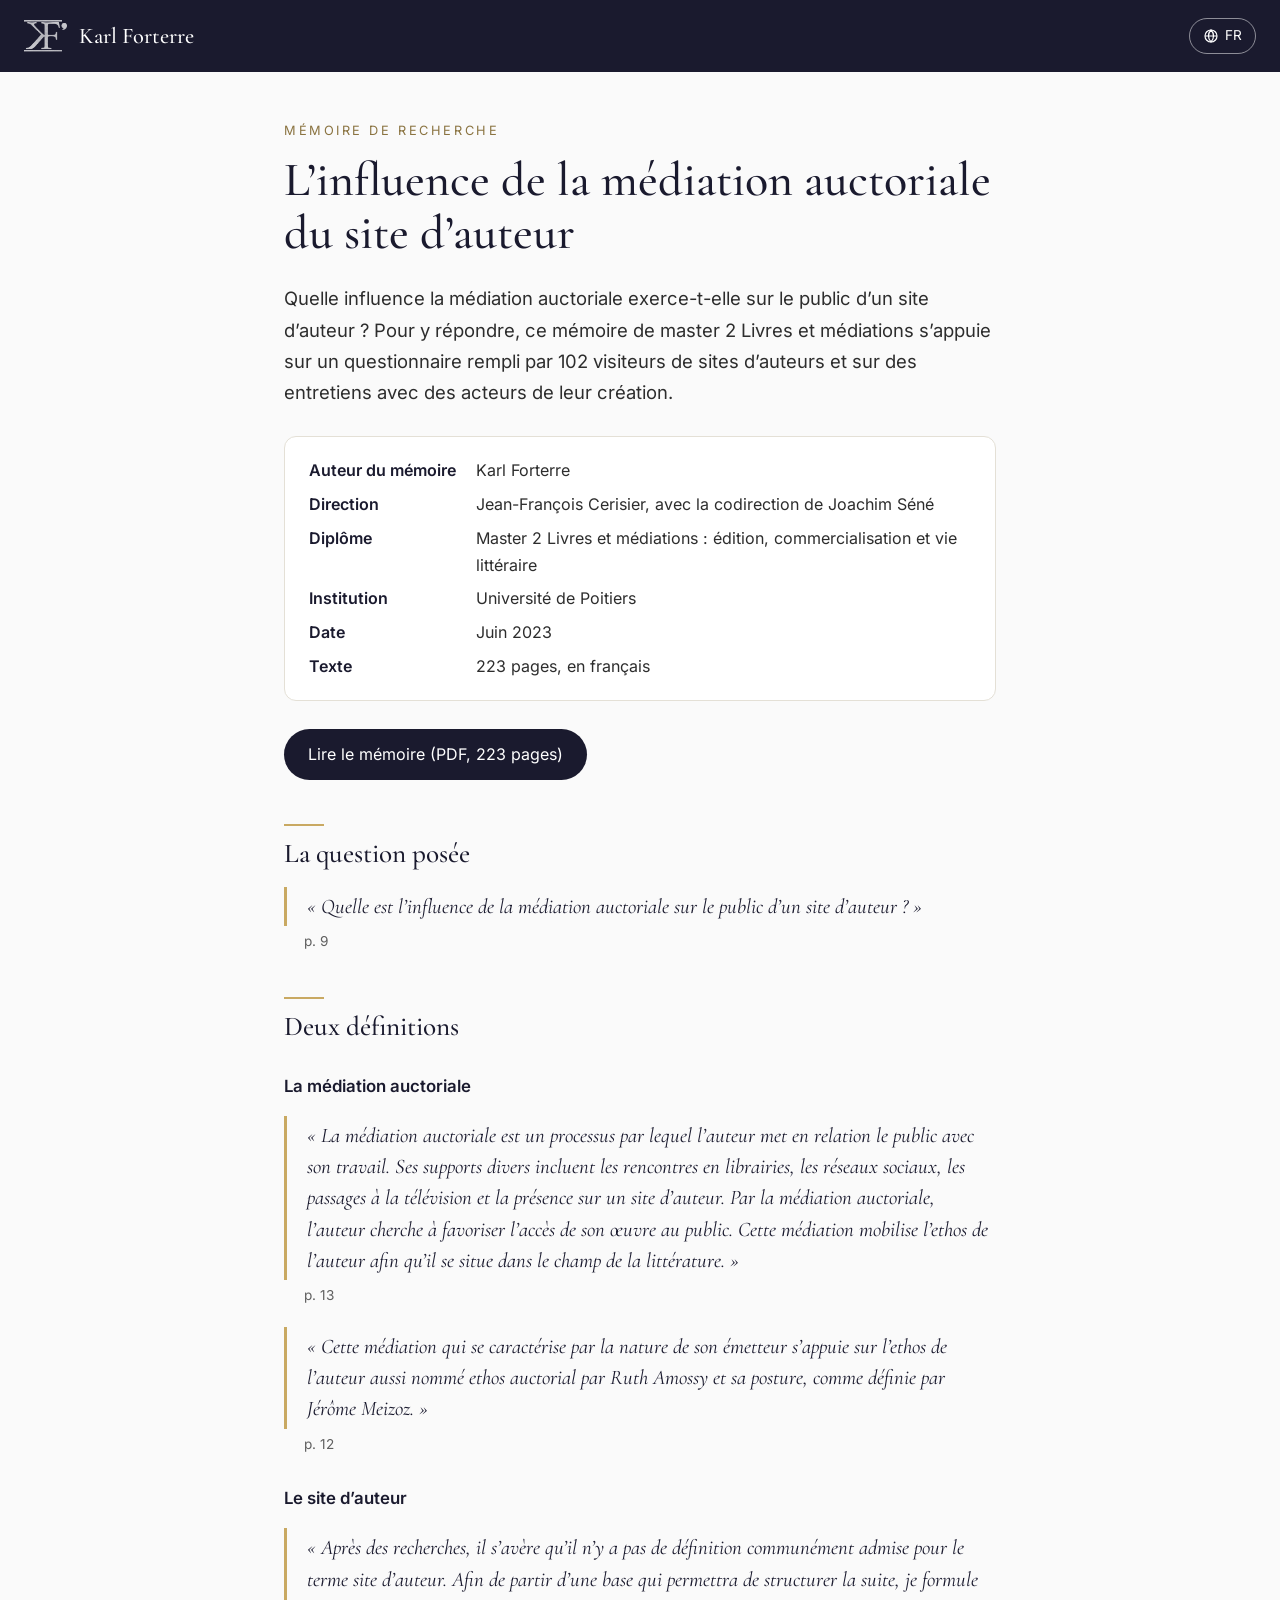
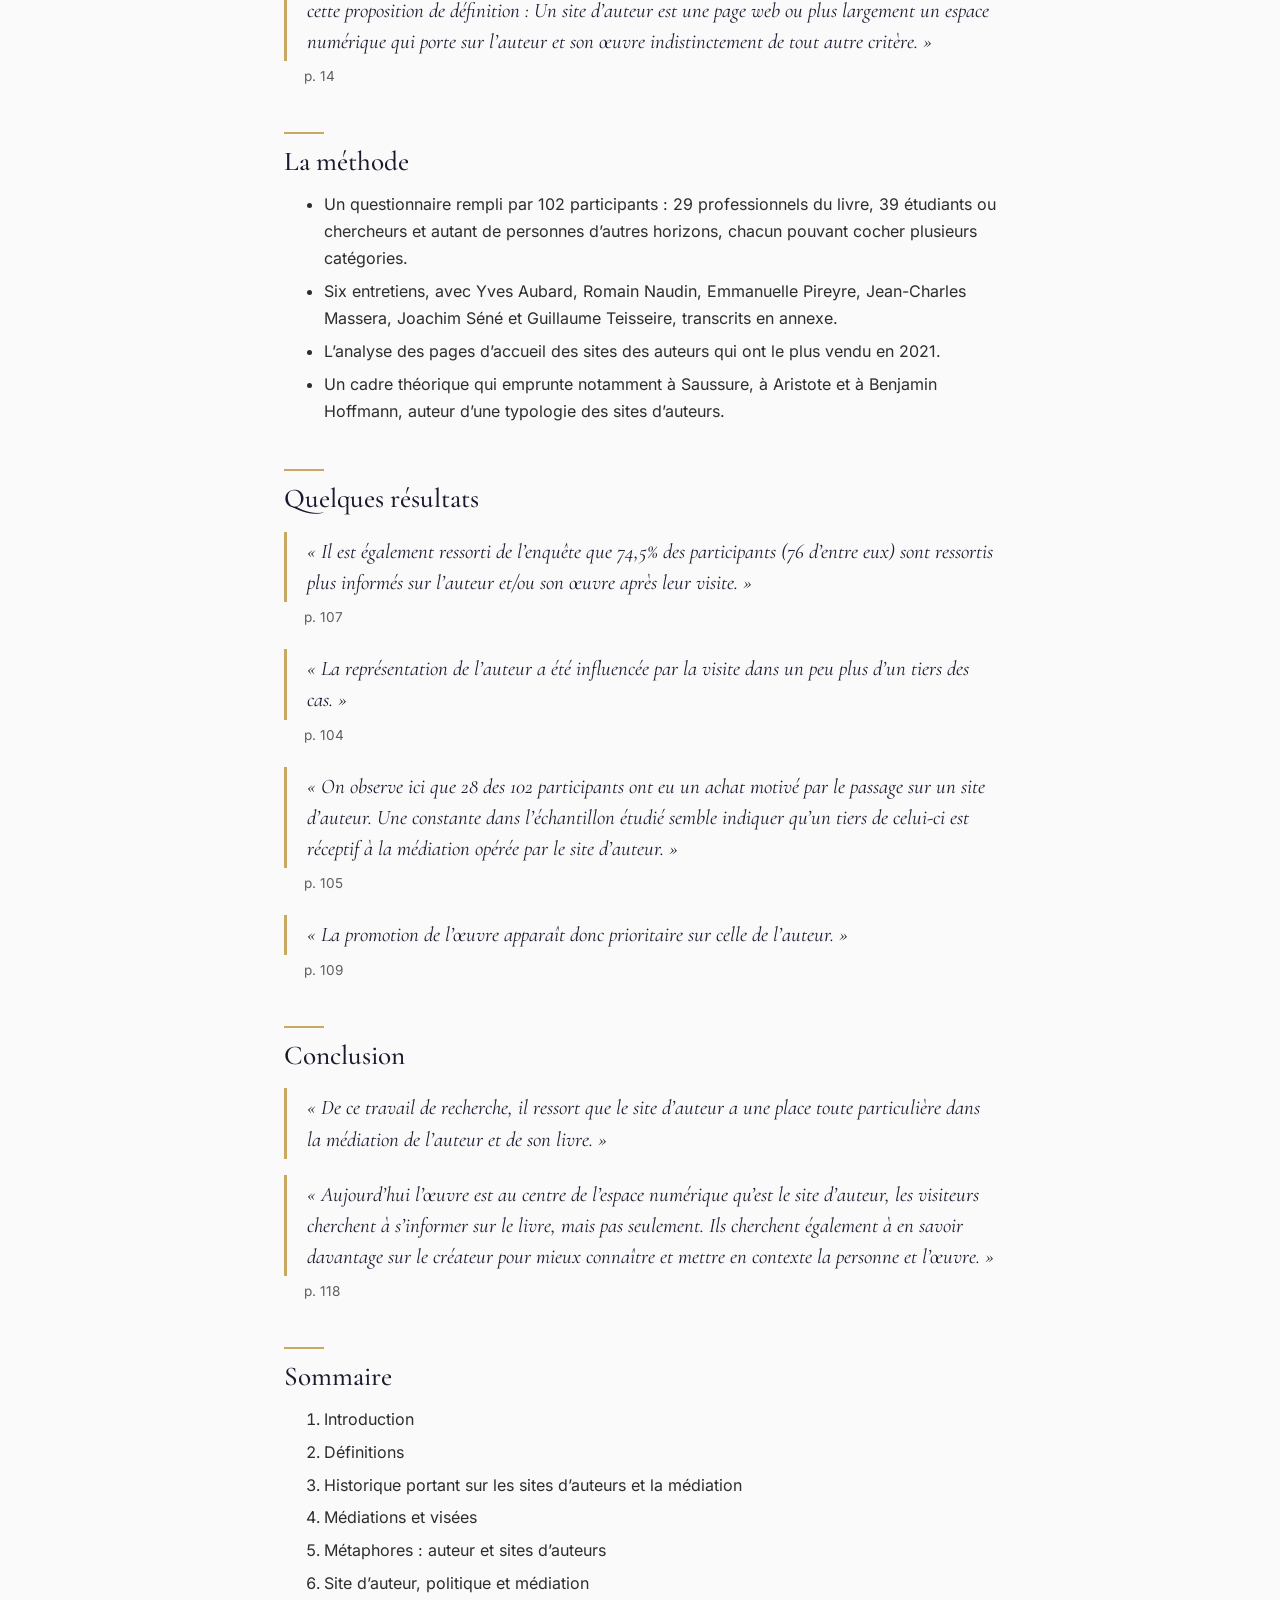
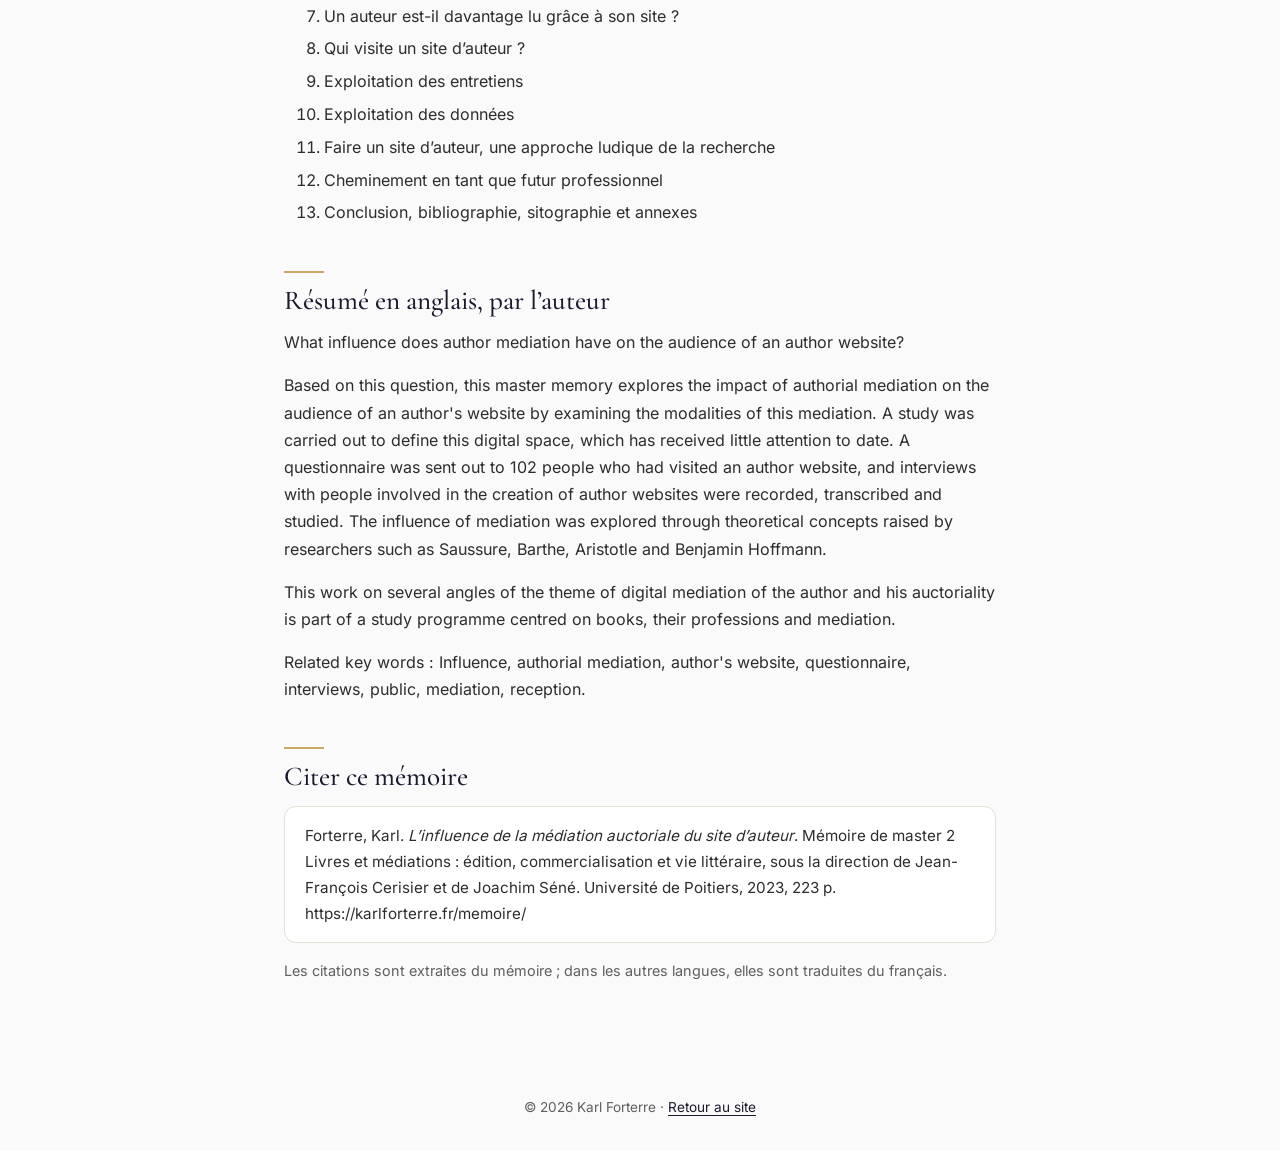
<file: memoire/index.html>
<!DOCTYPE html>
<html lang="fr">
<head>
    <meta charset="UTF-8">
    <meta name="viewport" content="width=device-width, initial-scale=1.0">
    <title>La médiation auctoriale — mémoire de Karl Forterre</title>
    <meta name="description" content="L’influence de la médiation auctoriale du site d’auteur : mémoire de master 2 Livres et médiations de Karl Forterre (Université de Poitiers, 2023). Définitions, méthode, résultats et texte intégral.">
    <link rel="canonical" href="https://karlforterre.fr/memoire/">
    <!-- Versions dans chaque langue (pages /en/memoire/ et /zh/memoire/ générées par outils/pages-langues.py) -->
    <link rel="alternate" hreflang="fr" href="https://karlforterre.fr/memoire/">
    <link rel="alternate" hreflang="en" href="https://karlforterre.fr/en/memoire/">
    <link rel="alternate" hreflang="zh-Hans" href="https://karlforterre.fr/zh/memoire/">
    <link rel="alternate" hreflang="x-default" href="https://karlforterre.fr/memoire/">
    <link rel="icon" type="image/svg+xml" href="/favicon.svg">
    <link rel="apple-touch-icon" href="/apple-touch-icon.png">
    <link rel="describedby" href="/llms.txt" type="text/markdown">

    <!-- Aperçu lors d'un partage -->
    <meta property="og:type" content="article">
    <meta property="og:locale" content="fr_FR">
    <meta property="og:site_name" content="Karl Forterre">
    <meta property="og:title" content="L’influence de la médiation auctoriale du site d’auteur">
    <meta property="og:description" content="Mémoire de master 2 Livres et médiations de Karl Forterre, Université de Poitiers, 2023.">
    <meta property="og:url" content="https://karlforterre.fr/memoire/">
    <meta property="og:image" content="https://karlforterre.fr/livres/couverture-memoire.webp">

    <!-- Google Scholar : fiche du mémoire. La balise citation_pdf_url viendra avec un PDF
         de 5 Mo au plus, placé dans ce dossier memoire/ (règles de Google Scholar). -->
    <meta name="citation_title" content="L’influence de la médiation auctoriale du site d’auteur">
    <meta name="citation_author" content="Forterre, Karl">
    <meta name="citation_publication_date" content="2023">
    <meta name="citation_dissertation_institution" content="Université de Poitiers">
    <meta name="citation_language" content="fr">
    <meta name="citation_keywords" content="médiation auctoriale; site d’auteur; médiation; auteur; réception; public; questionnaire; entretiens">

    <!-- Données structurées : le mémoire, ses deux définitions et son auteur -->
    <script type="application/ld+json">
    {
        "@context": "https://schema.org",
        "@graph": [
            {
                "@type": "Thesis",
                "@id": "https://karlforterre.fr/memoire/#memoire",
                "name": "L’influence de la médiation auctoriale du site d’auteur",
                "url": "https://karlforterre.fr/memoire/",
                "author": {
                    "@type": "Person",
                    "@id": "https://karlforterre.fr/#auteur",
                    "name": "Karl Forterre",
                    "url": "https://karlforterre.fr/"
                },
                "datePublished": "2023-06",
                "inLanguage": "fr-FR",
                "numberOfPages": 223,
                "inSupportOf": "Master 2 Livres et médiations : édition, commercialisation et vie littéraire",
                "sourceOrganization": {
                    "@type": "CollegeOrUniversity",
                    "name": "Université de Poitiers"
                },
                "abstract": "Quelle influence la médiation auctoriale exerce-t-elle sur le public d’un site d’auteur ? Pour y répondre, ce mémoire de master 2 Livres et médiations s’appuie sur un questionnaire rempli par 102 visiteurs de sites d’auteurs et sur des entretiens avec des acteurs de leur création.",
                "keywords": "médiation auctoriale, site d’auteur, médiation, auteur, réception, public, questionnaire, entretiens",
                "about": [
                    { "@id": "https://karlforterre.fr/memoire/#mediation-auctoriale" },
                    { "@id": "https://karlforterre.fr/memoire/#site-d-auteur" }
                ],
                "encoding": {
                    "@type": "MediaObject",
                    "contentUrl": "https://karlforterre.fr/livres/memoire-mediation-auctoriale-2023.pdf",
                    "encodingFormat": "application/pdf"
                },
                "image": "https://karlforterre.fr/livres/couverture-memoire.webp"
            },
            {
                "@type": "DefinedTerm",
                "@id": "https://karlforterre.fr/memoire/#mediation-auctoriale",
                "name": "médiation auctoriale",
                "inLanguage": "fr-FR",
                "description": "La médiation auctoriale est un processus par lequel l’auteur met en relation le public avec son travail. Ses supports divers incluent les rencontres en librairies, les réseaux sociaux, les passages à la télévision et la présence sur un site d’auteur.",
                "url": "https://karlforterre.fr/memoire/#mediation-auctoriale",
                "subjectOf": { "@id": "https://karlforterre.fr/memoire/#memoire" }
            },
            {
                "@type": "DefinedTerm",
                "@id": "https://karlforterre.fr/memoire/#site-d-auteur",
                "name": "site d’auteur",
                "inLanguage": "fr-FR",
                "description": "Un site d’auteur est une page web ou plus largement un espace numérique qui porte sur l’auteur et son œuvre indistinctement de tout autre critère.",
                "url": "https://karlforterre.fr/memoire/#site-d-auteur",
                "subjectOf": { "@id": "https://karlforterre.fr/memoire/#memoire" }
            }
        ]
    }
    </script>

    <style>
        @font-face { font-family: 'Cormorant Garamond'; font-weight: 500; font-display: swap; src: url('/fonts/cormorant-garamond-latin-500-normal.woff2') format('woff2'); }
        @font-face { font-family: 'Cormorant Garamond'; font-style: italic; font-weight: 400; font-display: swap; src: url('/fonts/cormorant-garamond-latin-400-italic.woff2') format('woff2'); }
        @font-face { font-family: 'Inter'; font-weight: 400; font-display: swap; src: url('/fonts/inter-latin-400-normal.woff2') format('woff2'); }
        @font-face { font-family: 'Inter'; font-weight: 600; font-display: swap; src: url('/fonts/inter-latin-600-normal.woff2') format('woff2'); }
        :root { --primaire: #1a1a2e; --accent: #c9a962; --texte: #2d2d2d; --doux: #5f5f5f; --fond: #fafafa; --trait: #e4e0d6; }
        * { box-sizing: border-box; }
        body { margin: 0; background: var(--fond); color: var(--texte); font-family: 'Inter', -apple-system, BlinkMacSystemFont, sans-serif; line-height: 1.7; }
        header { display: flex; align-items: center; justify-content: space-between; gap: 1rem; background: var(--primaire); padding: 1rem 1.5rem; }
        header > a { display: inline-flex; align-items: center; gap: .75rem; color: #fff; text-decoration: none; font-family: 'Cormorant Garamond', Georgia, serif; font-size: 1.4rem; }
        header img { height: 40px; width: auto; filter: brightness(0) invert(1); }
        .nav-langues { position: relative; list-style: none; margin: 0; padding: 0; }
        .nav-langue { display: inline-flex; align-items: center; gap: .4rem; padding: .35rem .8rem; border: 1px solid rgba(255, 255, 255, .5); border-radius: 999px; background: none; color: #fff; font: inherit; font-size: .85rem; cursor: pointer; }
        .nav-langue svg { width: 16px; height: 16px; }
        .menu-langues { position: absolute; right: 0; top: calc(100% + .4rem); z-index: 2; min-width: 9rem; margin: 0; padding: .35rem; list-style: none; background: #fff; border-radius: 10px; box-shadow: 0 8px 24px rgba(0, 0, 0, .15); }
        .menu-langues[hidden] { display: none; }
        .menu-langues a { display: block; padding: .45rem .7rem; border-radius: 6px; color: var(--primaire); text-decoration: none; }
        .menu-langues a:hover, .menu-langues a:focus-visible { background: #f1ede4; }
        .menu-langues a[aria-current="true"] { font-weight: 600; }
        main { max-width: 760px; margin: 0 auto; padding: 3rem 1.5rem 4rem; }
        .surtitre { margin: 0 0 .75rem; font-size: .8rem; letter-spacing: .2em; text-transform: uppercase; color: #8a7340; }
        h1 { margin: 0 0 1.5rem; font-family: 'Cormorant Garamond', Georgia, serif; font-weight: 500; font-size: clamp(2.1rem, 6vw, 3rem); line-height: 1.1; color: var(--primaire); }
        h2 { margin: 2.75rem 0 .75rem; font-family: 'Cormorant Garamond', Georgia, serif; font-weight: 500; font-size: 1.7rem; line-height: 1.2; color: var(--primaire); }
        h2::before { content: ''; display: block; width: 40px; height: 2px; margin-bottom: .75rem; background: var(--accent); }
        h3 { margin: 1.75rem 0 .5rem; font-size: 1.05rem; font-weight: 600; color: var(--primaire); }
        p, ul, ol { margin: 0 0 1rem; }
        li + li { margin-top: .35rem; }
        a { color: var(--primaire); text-underline-offset: 3px; }
        .chapeau { font-size: 1.15rem; }
        .fiche { display: grid; grid-template-columns: max-content 1fr; gap: .4rem 1.25rem; margin: 1.75rem 0; padding: 1.25rem 1.5rem; background: #fff; border: 1px solid var(--trait); border-radius: 12px; }
        .fiche dt { font-weight: 600; color: var(--primaire); }
        .fiche dd { margin: 0; }
        .bouton { display: inline-block; padding: .75rem 1.5rem; border-radius: 999px; background: var(--primaire); color: #fff; text-decoration: none; }
        .bouton:hover, .bouton:focus-visible { background: #2e2e4d; }
        blockquote { margin: 1rem 0 .25rem; padding: .25rem 0 .25rem 1.25rem; border-left: 3px solid var(--accent); font-family: 'Cormorant Garamond', Georgia, serif; font-style: italic; font-size: 1.3rem; line-height: 1.5; color: var(--primaire); }
        html[lang="zh-Hans"] blockquote { font-family: inherit; font-style: normal; font-size: 1.1rem; }
        .page { margin: 0 0 1.25rem 1.25rem; font-size: .85rem; color: var(--doux); }
        .citation { padding: 1rem 1.25rem; background: #fff; border: 1px solid var(--trait); border-radius: 12px; font-size: .95rem; }
        .note { font-size: .9rem; color: var(--doux); }
        footer { padding: 2rem 1.5rem; text-align: center; font-size: .85rem; color: var(--doux); }
        @media (max-width: 520px) {
            .fiche { grid-template-columns: 1fr; gap: .1rem; }
            .fiche dd { margin-bottom: .6rem; }
            header > a span { display: none; }
        }
    </style>
</head>
<body>
    <header>
        <a href="/"><img src="/images/logo-kf.webp" alt="" width="43" height="40"><span>Karl Forterre</span></a>
        <ul class="nav-langues">
            <li>
                <button type="button" class="nav-langue" id="nav-langue" aria-haspopup="true" aria-expanded="false" aria-label="Changer de langue">
                    <svg viewBox="0 0 24 24" fill="none" stroke="currentColor" stroke-width="1.8" aria-hidden="true"><circle cx="12" cy="12" r="9"/><path d="M3 12h18M12 3c2.5 2.6 3.8 5.6 3.8 9s-1.3 6.4-3.8 9c-2.5-2.6-3.8-5.6-3.8-9S9.5 5.6 12 3z"/></svg>
                    <span class="nav-langue-code" data-sans-traduction>FR</span>
                </button>
                <ul class="menu-langues" id="menu-langues" hidden data-sans-traduction>
                    <li><a href="/memoire/" data-langue="fr" hreflang="fr" lang="fr">Français</a></li>
                    <li><a href="/en/memoire/" data-langue="en" hreflang="en" lang="en">English</a></li>
                    <li><a href="/zh/memoire/" data-langue="zh" hreflang="zh-Hans" lang="zh-Hans">中文</a></li>
                </ul>
            </li>
        </ul>
    </header>

    <main>
        <p class="surtitre">Mémoire de recherche</p>
        <h1>L’influence de la médiation auctoriale du site d’auteur</h1>
        <p class="chapeau">Quelle influence la médiation auctoriale exerce-t-elle sur le public d’un site d’auteur ? Pour y répondre, ce mémoire de master 2 Livres et médiations s’appuie sur un questionnaire rempli par 102 visiteurs de sites d’auteurs et sur des entretiens avec des acteurs de leur création.</p>

        <dl class="fiche">
            <dt>Auteur du mémoire</dt>
            <dd data-sans-traduction>Karl Forterre</dd>
            <dt>Direction</dt>
            <dd>Jean-François Cerisier, avec la codirection de Joachim Séné</dd>
            <dt>Diplôme</dt>
            <dd>Master 2 Livres et médiations : édition, commercialisation et vie littéraire</dd>
            <dt>Institution</dt>
            <dd>Université de Poitiers</dd>
            <dt>Date</dt>
            <dd>Juin 2023</dd>
            <dt>Texte</dt>
            <dd>223 pages, en français</dd>
        </dl>

        <p><a class="bouton" href="/livres/memoire-mediation-auctoriale-2023.pdf">Lire le mémoire (PDF, 223 pages)</a></p>

        <h2>La question posée</h2>
        <blockquote>« Quelle est l’influence de la médiation auctoriale sur le public d’un site d’auteur ? »</blockquote>
        <p class="page" data-sans-traduction>p. 9</p>

        <h2>Deux définitions</h2>
        <h3 id="mediation-auctoriale">La médiation auctoriale</h3>
        <blockquote>« La médiation auctoriale est un processus par lequel l’auteur met en relation le public avec son travail. Ses supports divers incluent les rencontres en librairies, les réseaux sociaux, les passages à la télévision et la présence sur un site d’auteur. Par la médiation auctoriale, l’auteur cherche à favoriser l’accès de son œuvre au public. Cette médiation mobilise l’ethos de l’auteur afin qu’il se situe dans le champ de la littérature. »</blockquote>
        <p class="page" data-sans-traduction>p. 13</p>
        <blockquote>« Cette médiation qui se caractérise par la nature de son émetteur s’appuie sur l’ethos de l’auteur aussi nommé ethos auctorial par Ruth Amossy et sa posture, comme définie par Jérôme Meizoz. »</blockquote>
        <p class="page" data-sans-traduction>p. 12</p>

        <h3 id="site-d-auteur">Le site d’auteur</h3>
        <blockquote>« Après des recherches, il s’avère qu’il n’y a pas de définition communément admise pour le terme site d’auteur. Afin de partir d’une base qui permettra de structurer la suite, je formule cette proposition de définition : Un site d’auteur est une page web ou plus largement un espace numérique qui porte sur l’auteur et son œuvre indistinctement de tout autre critère. »</blockquote>
        <p class="page" data-sans-traduction>p. 14</p>

        <h2>La méthode</h2>
        <ul>
            <li>Un questionnaire rempli par 102 participants : 29 professionnels du livre, 39 étudiants ou chercheurs et autant de personnes d’autres horizons, chacun pouvant cocher plusieurs catégories.</li>
            <li>Six entretiens, avec Yves Aubard, Romain Naudin, Emmanuelle Pireyre, Jean-Charles Massera, Joachim Séné et Guillaume Teisseire, transcrits en annexe.</li>
            <li>L’analyse des pages d’accueil des sites des auteurs qui ont le plus vendu en 2021.</li>
            <li>Un cadre théorique qui emprunte notamment à Saussure, à Aristote et à Benjamin Hoffmann, auteur d’une typologie des sites d’auteurs.</li>
        </ul>

        <h2>Quelques résultats</h2>
        <blockquote>« Il est également ressorti de l’enquête que 74,5% des participants (76 d’entre eux) sont ressortis plus informés sur l’auteur et/ou son œuvre après leur visite. »</blockquote>
        <p class="page" data-sans-traduction>p. 107</p>
        <blockquote>« La représentation de l’auteur a été influencée par la visite dans un peu plus d’un tiers des cas. »</blockquote>
        <p class="page" data-sans-traduction>p. 104</p>
        <blockquote>« On observe ici que 28 des 102 participants ont eu un achat motivé par le passage sur un site d’auteur. Une constante dans l’échantillon étudié semble indiquer qu’un tiers de celui-ci est réceptif à la médiation opérée par le site d’auteur. »</blockquote>
        <p class="page" data-sans-traduction>p. 105</p>
        <blockquote>« La promotion de l’œuvre apparaît donc prioritaire sur celle de l’auteur. »</blockquote>
        <p class="page" data-sans-traduction>p. 109</p>

        <h2>Conclusion</h2>
        <blockquote>« De ce travail de recherche, il ressort que le site d’auteur a une place toute particulière dans la médiation de l’auteur et de son livre. »</blockquote>
        <blockquote>« Aujourd’hui l’œuvre est au centre de l’espace numérique qu’est le site d’auteur, les visiteurs cherchent à s’informer sur le livre, mais pas seulement. Ils cherchent également à en savoir davantage sur le créateur pour mieux connaître et mettre en contexte la personne et l’œuvre. »</blockquote>
        <p class="page" data-sans-traduction>p. 118</p>

        <h2>Sommaire</h2>
        <ol>
            <li>Introduction</li>
            <li>Définitions</li>
            <li>Historique portant sur les sites d’auteurs et la médiation</li>
            <li>Médiations et visées</li>
            <li>Métaphores : auteur et sites d’auteurs</li>
            <li>Site d’auteur, politique et médiation</li>
            <li>Un auteur est-il davantage lu grâce à son site ?</li>
            <li>Qui visite un site d’auteur ?</li>
            <li>Exploitation des entretiens</li>
            <li>Exploitation des données</li>
            <li>Faire un site d’auteur, une approche ludique de la recherche</li>
            <li>Cheminement en tant que futur professionnel</li>
            <li>Conclusion, bibliographie, sitographie et annexes</li>
        </ol>

        <h2>Résumé en anglais, par l’auteur</h2>
        <div lang="en" data-sans-traduction>
            <p>What influence does author mediation have on the audience of an author website?</p>
            <p>Based on this question, this master memory explores the impact of authorial mediation on the audience of an author's website by examining the modalities of this mediation. A study was carried out to define this digital space, which has received little attention to date. A questionnaire was sent out to 102 people who had visited an author website, and interviews with people involved in the creation of author websites were recorded, transcribed and studied. The influence of mediation was explored through theoretical concepts raised by researchers such as Saussure, Barthe, Aristotle and Benjamin Hoffmann.</p>
            <p>This work on several angles of the theme of digital mediation of the author and his auctoriality is part of a study programme centred on books, their professions and mediation.</p>
            <p>Related key words : Influence, authorial mediation, author's website, questionnaire, interviews, public, mediation, reception.</p>
        </div>

        <h2>Citer ce mémoire</h2>
        <p class="citation" data-sans-traduction>Forterre, Karl. <em>L’influence de la médiation auctoriale du site d’auteur</em>. Mémoire de master 2 Livres et médiations : édition, commercialisation et vie littéraire, sous la direction de Jean-François Cerisier et de Joachim Séné. Université de Poitiers, 2023, 223 p. https://karlforterre.fr/memoire/</p>

        <p class="note">Les citations sont extraites du mémoire ; dans les autres langues, elles sont traduites du français.</p>
    </main>

    <footer>© 2026 Karl Forterre · <a href="/">Retour au site</a></footer>

    <script src="/js/traductions.js"></script>
    <script src="/js/langues.js"></script>
</body>
</html>
</file>
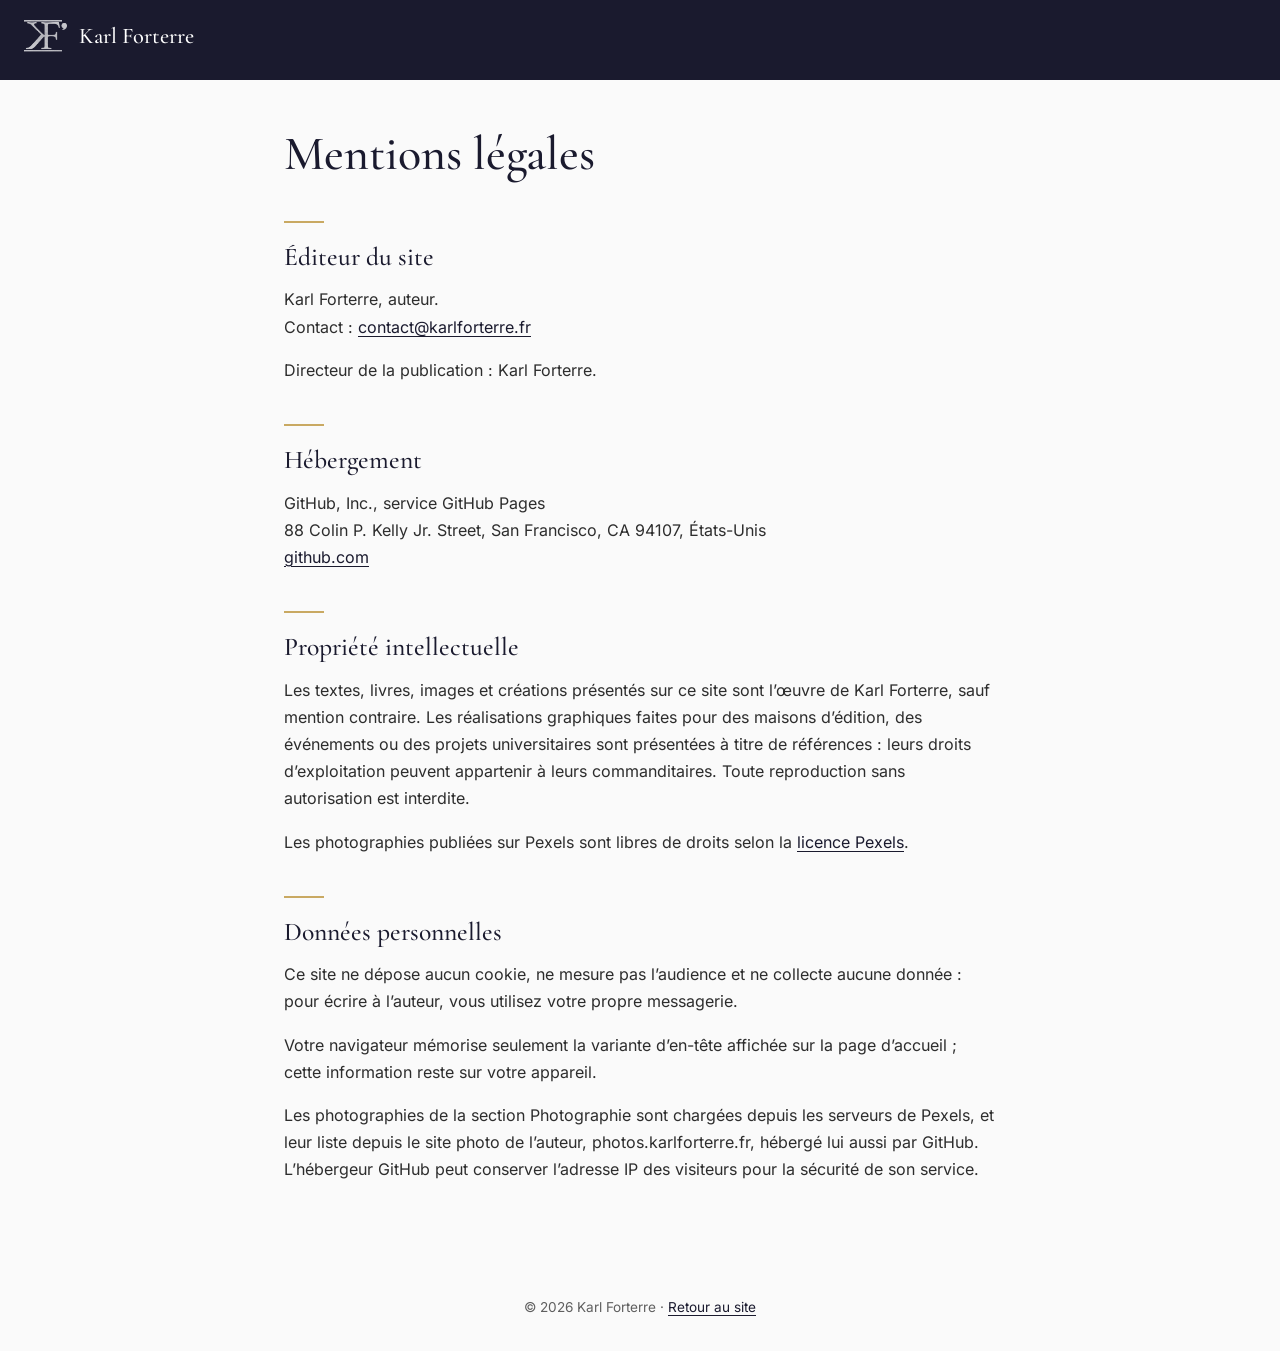
<file: mentions-legales/index.html>
<!DOCTYPE html>
<html lang="fr">
<head>
    <meta charset="UTF-8">
    <meta name="viewport" content="width=device-width, initial-scale=1.0">
    <title>Mentions légales | Karl Forterre</title>
    <meta name="description" content="Mentions légales et données personnelles du site de Karl Forterre, auteur.">
    <link rel="canonical" href="https://karlforterre.fr/mentions-legales/">
    <meta property="og:type" content="website">
    <meta property="og:locale" content="fr_FR">
    <meta property="og:site_name" content="Karl Forterre">
    <meta property="og:title" content="Mentions légales | Karl Forterre">
    <meta property="og:description" content="Mentions légales et données personnelles du site de Karl Forterre, auteur.">
    <meta property="og:url" content="https://karlforterre.fr/mentions-legales/">
    <meta property="og:image" content="https://karlforterre.fr/images/partage.jpg">
    <meta property="og:image:width" content="1200">
    <meta property="og:image:height" content="630">
    <meta name="twitter:card" content="summary_large_image">
    <link rel="icon" type="image/svg+xml" href="../favicon.svg">
    <link rel="apple-touch-icon" href="../apple-touch-icon.png">
    <style>
        @font-face { font-family: 'Cormorant Garamond'; font-weight: 500; font-display: swap; src: url('../fonts/cormorant-garamond-latin-500-normal.woff2') format('woff2'); }
        @font-face { font-family: 'Inter'; font-weight: 400; font-display: swap; src: url('../fonts/inter-latin-400-normal.woff2') format('woff2'); }
        :root { --primaire: #1a1a2e; --accent: #c9a962; --texte: #2d2d2d; --doux: #5f5f5f; --fond: #fafafa; }
        * { box-sizing: border-box; }
        body { margin: 0; background: var(--fond); color: var(--texte); font-family: 'Inter', -apple-system, BlinkMacSystemFont, sans-serif; line-height: 1.7; }
        header { background: var(--primaire); padding: 1rem 1.5rem; }
        header a { display: inline-flex; align-items: center; gap: .75rem; color: #fff; text-decoration: none; font-family: 'Cormorant Garamond', Georgia, serif; font-size: 1.4rem; }
        header img { height: 40px; width: auto; filter: brightness(0) invert(1); }
        main { max-width: 760px; margin: 0 auto; padding: 3rem 1.5rem 4rem; }
        h1 { margin: 0 0 2rem; font-family: 'Cormorant Garamond', Georgia, serif; font-weight: 500; font-size: clamp(2.2rem, 6vw, 3rem); line-height: 1.1; color: var(--primaire); }
        h2 { margin: 2.5rem 0 .5rem; font-family: 'Cormorant Garamond', Georgia, serif; font-weight: 500; font-size: 1.6rem; color: var(--primaire); }
        h2::before { content: ''; display: block; width: 40px; height: 2px; margin-bottom: .75rem; background: var(--accent); }
        p { margin: 0 0 1rem; }
        a { color: var(--primaire); text-underline-offset: 3px; }
        footer { padding: 2rem 1.5rem; text-align: center; font-size: .85rem; color: var(--doux); }
    </style>
</head>
<body>
    <header>
        <a href="../"><img src="../images/logo-kf.webp" alt="" width="43" height="40">Karl Forterre</a>
    </header>

    <main>
        <h1>Mentions légales</h1>

        <h2>Éditeur du site</h2>
        <p>Karl Forterre, auteur.<br>
            Contact : <a href="mailto:contact@karlforterre.fr">contact@karlforterre.fr</a></p>
        <p>Directeur de la publication : Karl Forterre.</p>

        <h2>Hébergement</h2>
        <p>GitHub, Inc., service GitHub Pages<br>
            88 Colin P. Kelly Jr. Street, San Francisco, CA 94107, États-Unis<br>
            <a href="https://github.com">github.com</a></p>

        <h2>Propriété intellectuelle</h2>
        <p>Les textes, livres, images et créations présentés sur ce site sont l’œuvre de Karl Forterre, sauf mention contraire. Les réalisations graphiques faites pour des maisons d’édition, des événements ou des projets universitaires sont présentées à titre de références : leurs droits d’exploitation peuvent appartenir à leurs commanditaires. Toute reproduction sans autorisation est interdite.</p>
        <p>Les photographies publiées sur Pexels sont libres de droits selon la <a href="https://www.pexels.com/fr-fr/license/">licence Pexels</a>.</p>

        <h2>Données personnelles</h2>
        <p>Ce site ne dépose aucun cookie, ne mesure pas l’audience et ne collecte aucune donnée : pour écrire à l’auteur, vous utilisez votre propre messagerie.</p>
        <p>Votre navigateur mémorise seulement la variante d’en-tête affichée sur la page d’accueil ; cette information reste sur votre appareil.</p>
        <p>Les photographies de la section Photographie sont chargées depuis les serveurs de Pexels, et leur liste depuis le site photo de l’auteur, photos.karlforterre.fr, hébergé lui aussi par GitHub. L’hébergeur GitHub peut conserver l’adresse IP des visiteurs pour la sécurité de son service.</p>
    </main>

    <footer>© 2026 Karl Forterre · <a href="../">Retour au site</a></footer>
</body>
</html>
</file>
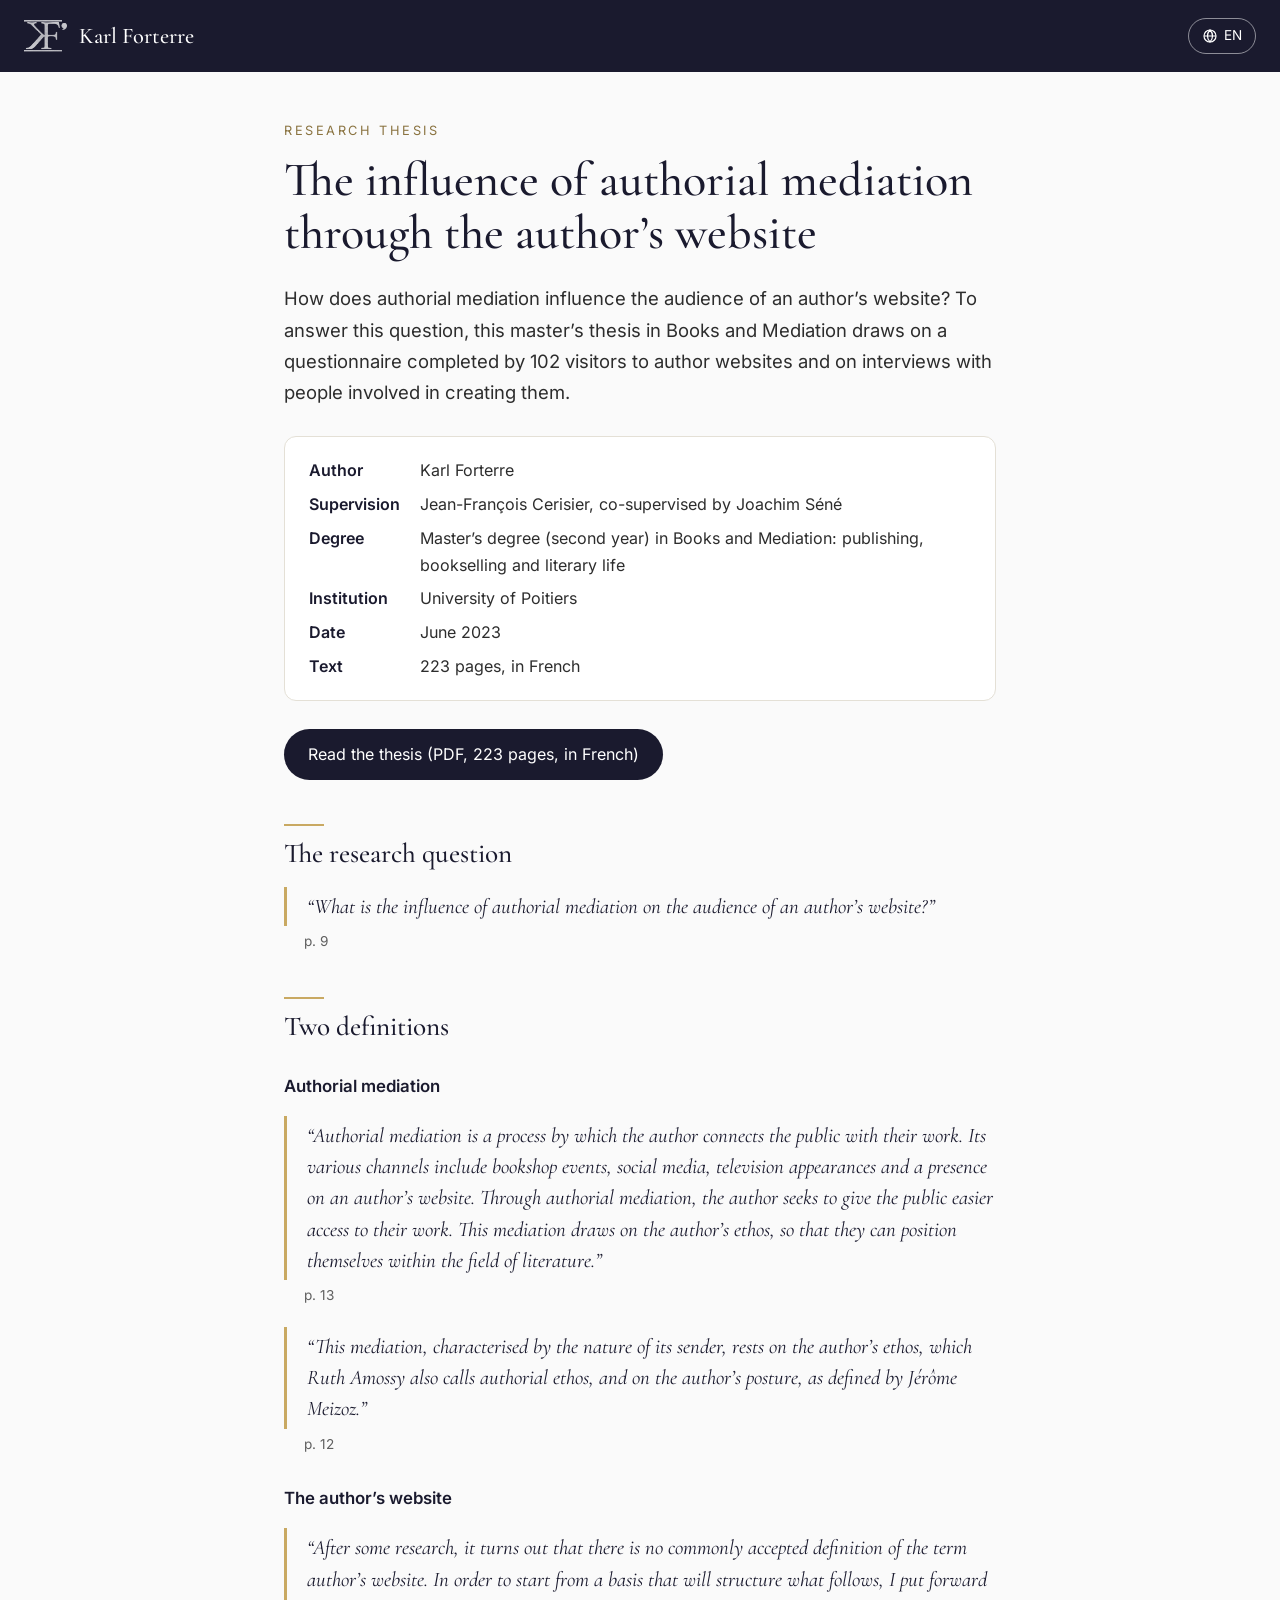
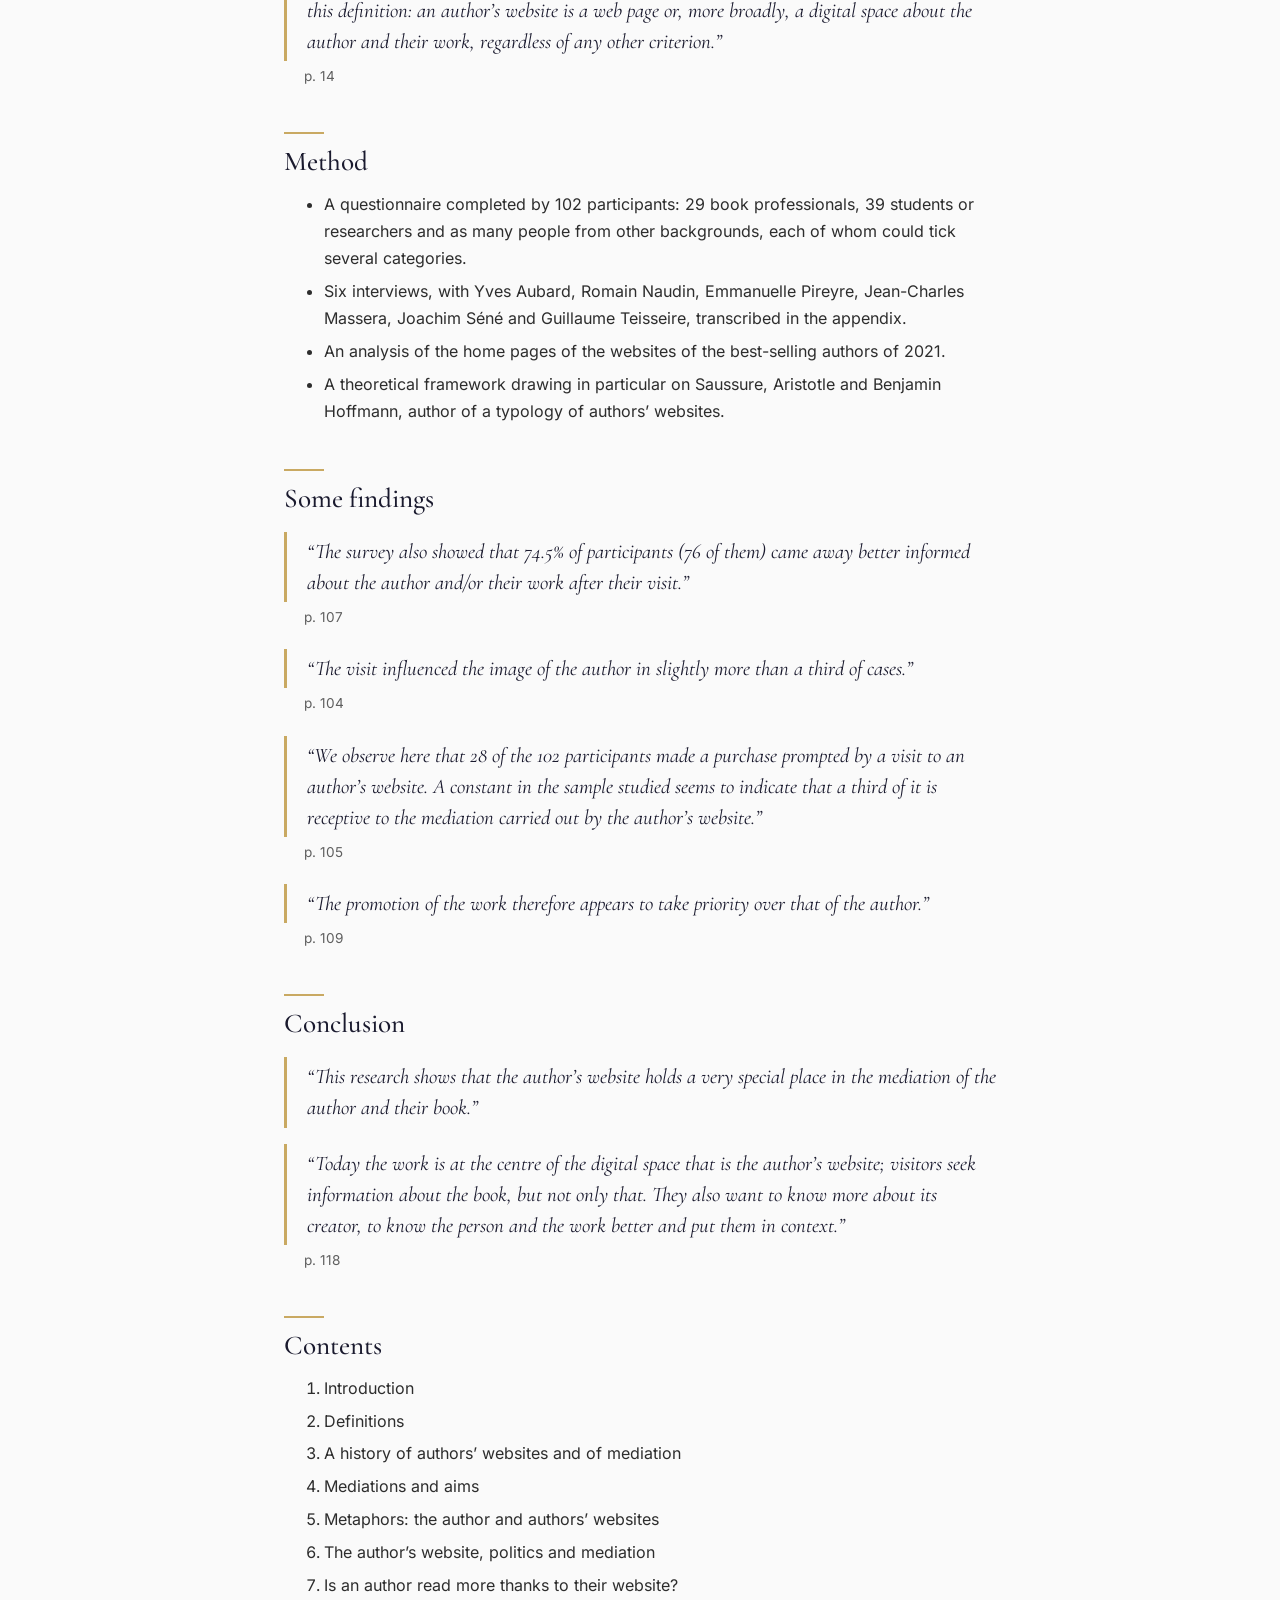
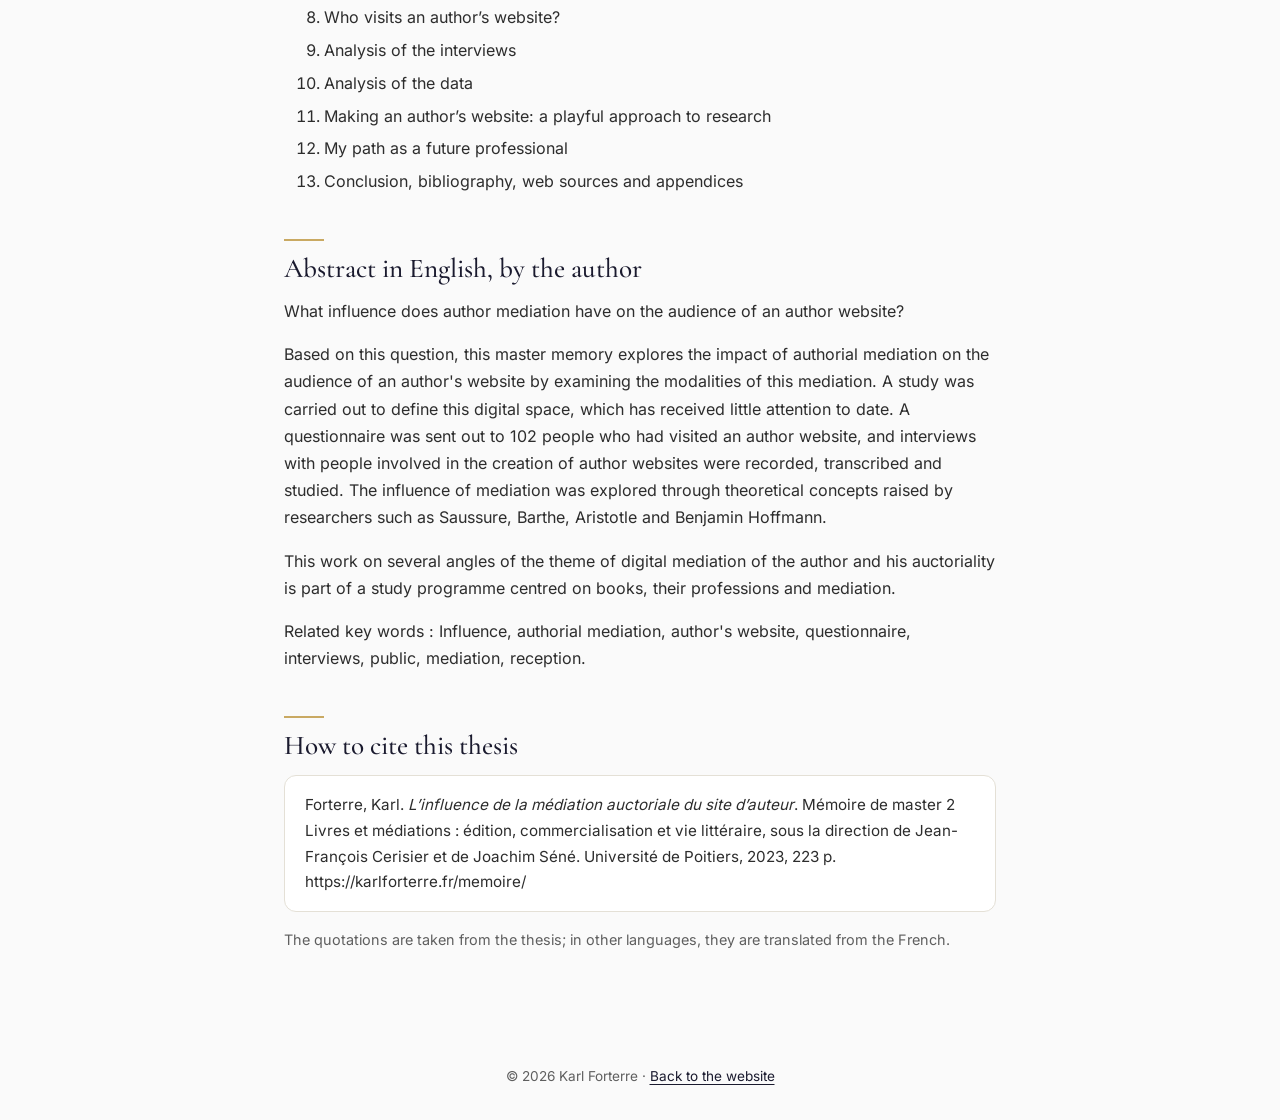
<file: en/memoire/index.html>
<!DOCTYPE html>
<!-- Page écrite par outils/pages-langues.py à partir d'index.html et de js/traductions.js : ne pas la modifier à la main. -->
<html lang="en">
<head>
    <meta charset="UTF-8">
    <meta name="viewport" content="width=device-width, initial-scale=1.0">
    <title>Authorial mediation — Karl Forterre’s master’s thesis</title>
    <meta name="description" content="The influence of authorial mediation through the author’s website: Karl Forterre’s master’s thesis in Books and Mediation (University of Poitiers, 2023). Definitions, method, findings and full text (in French).">
    <link rel="canonical" href="https://karlforterre.fr/en/memoire/">
    <!-- Versions dans chaque langue (pages /en/memoire/ et /zh/memoire/ générées par outils/pages-langues.py) -->
    <link rel="alternate" hreflang="fr" href="https://karlforterre.fr/memoire/">
    <link rel="alternate" hreflang="en" href="https://karlforterre.fr/en/memoire/">
    <link rel="alternate" hreflang="zh-Hans" href="https://karlforterre.fr/zh/memoire/">
    <link rel="alternate" hreflang="x-default" href="https://karlforterre.fr/memoire/">
    <link rel="icon" type="image/svg+xml" href="/favicon.svg">
    <link rel="apple-touch-icon" href="/apple-touch-icon.png">
    <link rel="describedby" href="/llms.txt" type="text/markdown">

    <!-- Aperçu lors d'un partage -->
    <meta property="og:type" content="article">
    <meta property="og:locale" content="en_US">
    <meta property="og:site_name" content="Karl Forterre">
    <meta property="og:title" content="The influence of authorial mediation through the author’s website">
    <meta property="og:description" content="Karl Forterre’s master’s thesis in Books and Mediation, University of Poitiers, 2023.">
    <meta property="og:url" content="https://karlforterre.fr/en/memoire/">
    <meta property="og:image" content="https://karlforterre.fr/livres/couverture-memoire.webp">

    <!-- Google Scholar : fiche du mémoire. La balise citation_pdf_url viendra avec un PDF
         de 5 Mo au plus, placé dans ce dossier memoire/ (règles de Google Scholar). -->
    
    
    
    
    
    

    <!-- Données structurées : le mémoire, ses deux définitions et son auteur -->
    <script type="application/ld+json">
    {
        "@context": "https://schema.org",
        "@graph": [
            {
                "@type": "Thesis",
                "@id": "https://karlforterre.fr/memoire/#memoire",
                "name": "L’influence de la médiation auctoriale du site d’auteur",
                "url": "https://karlforterre.fr/memoire/",
                "author": {
                    "@type": "Person",
                    "@id": "https://karlforterre.fr/#auteur",
                    "name": "Karl Forterre",
                    "url": "https://karlforterre.fr/"
                },
                "datePublished": "2023-06",
                "inLanguage": "fr-FR",
                "numberOfPages": 223,
                "inSupportOf": "Master 2 Livres et médiations : édition, commercialisation et vie littéraire",
                "sourceOrganization": {
                    "@type": "CollegeOrUniversity",
                    "name": "Université de Poitiers"
                },
                "abstract": "Quelle influence la médiation auctoriale exerce-t-elle sur le public d’un site d’auteur ? Pour y répondre, ce mémoire de master 2 Livres et médiations s’appuie sur un questionnaire rempli par 102 visiteurs de sites d’auteurs et sur des entretiens avec des acteurs de leur création.",
                "keywords": "médiation auctoriale, site d’auteur, médiation, auteur, réception, public, questionnaire, entretiens",
                "about": [
                    { "@id": "https://karlforterre.fr/memoire/#mediation-auctoriale" },
                    { "@id": "https://karlforterre.fr/memoire/#site-d-auteur" }
                ],
                "encoding": {
                    "@type": "MediaObject",
                    "contentUrl": "https://karlforterre.fr/livres/memoire-mediation-auctoriale-2023.pdf",
                    "encodingFormat": "application/pdf"
                },
                "image": "https://karlforterre.fr/livres/couverture-memoire.webp"
            },
            {
                "@type": "DefinedTerm",
                "@id": "https://karlforterre.fr/memoire/#mediation-auctoriale",
                "name": "médiation auctoriale",
                "inLanguage": "fr-FR",
                "description": "La médiation auctoriale est un processus par lequel l’auteur met en relation le public avec son travail. Ses supports divers incluent les rencontres en librairies, les réseaux sociaux, les passages à la télévision et la présence sur un site d’auteur.",
                "url": "https://karlforterre.fr/memoire/#mediation-auctoriale",
                "subjectOf": { "@id": "https://karlforterre.fr/memoire/#memoire" }
            },
            {
                "@type": "DefinedTerm",
                "@id": "https://karlforterre.fr/memoire/#site-d-auteur",
                "name": "site d’auteur",
                "inLanguage": "fr-FR",
                "description": "Un site d’auteur est une page web ou plus largement un espace numérique qui porte sur l’auteur et son œuvre indistinctement de tout autre critère.",
                "url": "https://karlforterre.fr/memoire/#site-d-auteur",
                "subjectOf": { "@id": "https://karlforterre.fr/memoire/#memoire" }
            }
        ]
    }
    </script>

    <style>
        @font-face { font-family: 'Cormorant Garamond'; font-weight: 500; font-display: swap; src: url('/fonts/cormorant-garamond-latin-500-normal.woff2') format('woff2'); }
        @font-face { font-family: 'Cormorant Garamond'; font-style: italic; font-weight: 400; font-display: swap; src: url('/fonts/cormorant-garamond-latin-400-italic.woff2') format('woff2'); }
        @font-face { font-family: 'Inter'; font-weight: 400; font-display: swap; src: url('/fonts/inter-latin-400-normal.woff2') format('woff2'); }
        @font-face { font-family: 'Inter'; font-weight: 600; font-display: swap; src: url('/fonts/inter-latin-600-normal.woff2') format('woff2'); }
        :root { --primaire: #1a1a2e; --accent: #c9a962; --texte: #2d2d2d; --doux: #5f5f5f; --fond: #fafafa; --trait: #e4e0d6; }
        * { box-sizing: border-box; }
        body { margin: 0; background: var(--fond); color: var(--texte); font-family: 'Inter', -apple-system, BlinkMacSystemFont, sans-serif; line-height: 1.7; }
        header { display: flex; align-items: center; justify-content: space-between; gap: 1rem; background: var(--primaire); padding: 1rem 1.5rem; }
        header > a { display: inline-flex; align-items: center; gap: .75rem; color: #fff; text-decoration: none; font-family: 'Cormorant Garamond', Georgia, serif; font-size: 1.4rem; }
        header img { height: 40px; width: auto; filter: brightness(0) invert(1); }
        .nav-langues { position: relative; list-style: none; margin: 0; padding: 0; }
        .nav-langue { display: inline-flex; align-items: center; gap: .4rem; padding: .35rem .8rem; border: 1px solid rgba(255, 255, 255, .5); border-radius: 999px; background: none; color: #fff; font: inherit; font-size: .85rem; cursor: pointer; }
        .nav-langue svg { width: 16px; height: 16px; }
        .menu-langues { position: absolute; right: 0; top: calc(100% + .4rem); z-index: 2; min-width: 9rem; margin: 0; padding: .35rem; list-style: none; background: #fff; border-radius: 10px; box-shadow: 0 8px 24px rgba(0, 0, 0, .15); }
        .menu-langues[hidden] { display: none; }
        .menu-langues a { display: block; padding: .45rem .7rem; border-radius: 6px; color: var(--primaire); text-decoration: none; }
        .menu-langues a:hover, .menu-langues a:focus-visible { background: #f1ede4; }
        .menu-langues a[aria-current="true"] { font-weight: 600; }
        main { max-width: 760px; margin: 0 auto; padding: 3rem 1.5rem 4rem; }
        .surtitre { margin: 0 0 .75rem; font-size: .8rem; letter-spacing: .2em; text-transform: uppercase; color: #8a7340; }
        h1 { margin: 0 0 1.5rem; font-family: 'Cormorant Garamond', Georgia, serif; font-weight: 500; font-size: clamp(2.1rem, 6vw, 3rem); line-height: 1.1; color: var(--primaire); }
        h2 { margin: 2.75rem 0 .75rem; font-family: 'Cormorant Garamond', Georgia, serif; font-weight: 500; font-size: 1.7rem; line-height: 1.2; color: var(--primaire); }
        h2::before { content: ''; display: block; width: 40px; height: 2px; margin-bottom: .75rem; background: var(--accent); }
        h3 { margin: 1.75rem 0 .5rem; font-size: 1.05rem; font-weight: 600; color: var(--primaire); }
        p, ul, ol { margin: 0 0 1rem; }
        li + li { margin-top: .35rem; }
        a { color: var(--primaire); text-underline-offset: 3px; }
        .chapeau { font-size: 1.15rem; }
        .fiche { display: grid; grid-template-columns: max-content 1fr; gap: .4rem 1.25rem; margin: 1.75rem 0; padding: 1.25rem 1.5rem; background: #fff; border: 1px solid var(--trait); border-radius: 12px; }
        .fiche dt { font-weight: 600; color: var(--primaire); }
        .fiche dd { margin: 0; }
        .bouton { display: inline-block; padding: .75rem 1.5rem; border-radius: 999px; background: var(--primaire); color: #fff; text-decoration: none; }
        .bouton:hover, .bouton:focus-visible { background: #2e2e4d; }
        blockquote { margin: 1rem 0 .25rem; padding: .25rem 0 .25rem 1.25rem; border-left: 3px solid var(--accent); font-family: 'Cormorant Garamond', Georgia, serif; font-style: italic; font-size: 1.3rem; line-height: 1.5; color: var(--primaire); }
        html[lang="zh-Hans"] blockquote { font-family: inherit; font-style: normal; font-size: 1.1rem; }
        .page { margin: 0 0 1.25rem 1.25rem; font-size: .85rem; color: var(--doux); }
        .citation { padding: 1rem 1.25rem; background: #fff; border: 1px solid var(--trait); border-radius: 12px; font-size: .95rem; }
        .note { font-size: .9rem; color: var(--doux); }
        footer { padding: 2rem 1.5rem; text-align: center; font-size: .85rem; color: var(--doux); }
        @media (max-width: 520px) {
            .fiche { grid-template-columns: 1fr; gap: .1rem; }
            .fiche dd { margin-bottom: .6rem; }
            header > a span { display: none; }
        }
    </style>
</head>
<body>
    <header>
        <a href="/en/"><img src="/images/logo-kf.webp" alt="" width="43" height="40"><span>Karl Forterre</span></a>
        <ul class="nav-langues">
            <li>
                <button type="button" class="nav-langue" id="nav-langue" aria-haspopup="true" aria-expanded="false" aria-label="Change language">
                    <svg viewBox="0 0 24 24" fill="none" stroke="currentColor" stroke-width="1.8" aria-hidden="true"><circle cx="12" cy="12" r="9"/><path d="M3 12h18M12 3c2.5 2.6 3.8 5.6 3.8 9s-1.3 6.4-3.8 9c-2.5-2.6-3.8-5.6-3.8-9S9.5 5.6 12 3z"/></svg>
                    <span class="nav-langue-code" data-sans-traduction>EN</span>
                </button>
                <ul class="menu-langues" id="menu-langues" hidden data-sans-traduction>
                    <li><a href="/memoire/" data-langue="fr" hreflang="fr" lang="fr">Français</a></li>
                    <li><a href="/en/memoire/" data-langue="en" hreflang="en" lang="en">English</a></li>
                    <li><a href="/zh/memoire/" data-langue="zh" hreflang="zh-Hans" lang="zh-Hans">中文</a></li>
                </ul>
            </li>
        </ul>
    </header>

    <main>
        <p class="surtitre">Research thesis</p>
        <h1>The influence of authorial mediation through the author’s website</h1>
        <p class="chapeau">How does authorial mediation influence the audience of an author’s website? To answer this question, this master’s thesis in Books and Mediation draws on a questionnaire completed by 102 visitors to author websites and on interviews with people involved in creating them.</p>

        <dl class="fiche">
            <dt>Author</dt>
            <dd data-sans-traduction>Karl Forterre</dd>
            <dt>Supervision</dt>
            <dd>Jean-François Cerisier, co-supervised by Joachim Séné</dd>
            <dt>Degree</dt>
            <dd>Master’s degree (second year) in Books and Mediation: publishing, bookselling and literary life</dd>
            <dt>Institution</dt>
            <dd>University of Poitiers</dd>
            <dt>Date</dt>
            <dd>June 2023</dd>
            <dt>Text</dt>
            <dd>223 pages, in French</dd>
        </dl>

        <p><a class="bouton" href="/livres/memoire-mediation-auctoriale-2023.pdf">Read the thesis (PDF, 223 pages, in French)</a></p>

        <h2>The research question</h2>
        <blockquote>“What is the influence of authorial mediation on the audience of an author’s website?”</blockquote>
        <p class="page" data-sans-traduction>p. 9</p>

        <h2>Two definitions</h2>
        <h3 id="mediation-auctoriale">Authorial mediation</h3>
        <blockquote>“Authorial mediation is a process by which the author connects the public with their work. Its various channels include bookshop events, social media, television appearances and a presence on an author’s website. Through authorial mediation, the author seeks to give the public easier access to their work. This mediation draws on the author’s ethos, so that they can position themselves within the field of literature.”</blockquote>
        <p class="page" data-sans-traduction>p. 13</p>
        <blockquote>“This mediation, characterised by the nature of its sender, rests on the author’s ethos, which Ruth Amossy also calls authorial ethos, and on the author’s posture, as defined by Jérôme Meizoz.”</blockquote>
        <p class="page" data-sans-traduction>p. 12</p>

        <h3 id="site-d-auteur">The author’s website</h3>
        <blockquote>“After some research, it turns out that there is no commonly accepted definition of the term author’s website. In order to start from a basis that will structure what follows, I put forward this definition: an author’s website is a web page or, more broadly, a digital space about the author and their work, regardless of any other criterion.”</blockquote>
        <p class="page" data-sans-traduction>p. 14</p>

        <h2>Method</h2>
        <ul>
            <li>A questionnaire completed by 102 participants: 29 book professionals, 39 students or researchers and as many people from other backgrounds, each of whom could tick several categories.</li>
            <li>Six interviews, with Yves Aubard, Romain Naudin, Emmanuelle Pireyre, Jean-Charles Massera, Joachim Séné and Guillaume Teisseire, transcribed in the appendix.</li>
            <li>An analysis of the home pages of the websites of the best-selling authors of 2021.</li>
            <li>A theoretical framework drawing in particular on Saussure, Aristotle and Benjamin Hoffmann, author of a typology of authors’ websites.</li>
        </ul>

        <h2>Some findings</h2>
        <blockquote>“The survey also showed that 74.5% of participants (76 of them) came away better informed about the author and/or their work after their visit.”</blockquote>
        <p class="page" data-sans-traduction>p. 107</p>
        <blockquote>“The visit influenced the image of the author in slightly more than a third of cases.”</blockquote>
        <p class="page" data-sans-traduction>p. 104</p>
        <blockquote>“We observe here that 28 of the 102 participants made a purchase prompted by a visit to an author’s website. A constant in the sample studied seems to indicate that a third of it is receptive to the mediation carried out by the author’s website.”</blockquote>
        <p class="page" data-sans-traduction>p. 105</p>
        <blockquote>“The promotion of the work therefore appears to take priority over that of the author.”</blockquote>
        <p class="page" data-sans-traduction>p. 109</p>

        <h2>Conclusion</h2>
        <blockquote>“This research shows that the author’s website holds a very special place in the mediation of the author and their book.”</blockquote>
        <blockquote>“Today the work is at the centre of the digital space that is the author’s website; visitors seek information about the book, but not only that. They also want to know more about its creator, to know the person and the work better and put them in context.”</blockquote>
        <p class="page" data-sans-traduction>p. 118</p>

        <h2>Contents</h2>
        <ol>
            <li>Introduction</li>
            <li>Definitions</li>
            <li>A history of authors’ websites and of mediation</li>
            <li>Mediations and aims</li>
            <li>Metaphors: the author and authors’ websites</li>
            <li>The author’s website, politics and mediation</li>
            <li>Is an author read more thanks to their website?</li>
            <li>Who visits an author’s website?</li>
            <li>Analysis of the interviews</li>
            <li>Analysis of the data</li>
            <li>Making an author’s website: a playful approach to research</li>
            <li>My path as a future professional</li>
            <li>Conclusion, bibliography, web sources and appendices</li>
        </ol>

        <h2>Abstract in English, by the author</h2>
        <div lang="en" data-sans-traduction>
            <p>What influence does author mediation have on the audience of an author website?</p>
            <p>Based on this question, this master memory explores the impact of authorial mediation on the audience of an author's website by examining the modalities of this mediation. A study was carried out to define this digital space, which has received little attention to date. A questionnaire was sent out to 102 people who had visited an author website, and interviews with people involved in the creation of author websites were recorded, transcribed and studied. The influence of mediation was explored through theoretical concepts raised by researchers such as Saussure, Barthe, Aristotle and Benjamin Hoffmann.</p>
            <p>This work on several angles of the theme of digital mediation of the author and his auctoriality is part of a study programme centred on books, their professions and mediation.</p>
            <p>Related key words : Influence, authorial mediation, author's website, questionnaire, interviews, public, mediation, reception.</p>
        </div>

        <h2>How to cite this thesis</h2>
        <p class="citation" data-sans-traduction>Forterre, Karl. <em>L’influence de la médiation auctoriale du site d’auteur</em>. Mémoire de master 2 Livres et médiations : édition, commercialisation et vie littéraire, sous la direction de Jean-François Cerisier et de Joachim Séné. Université de Poitiers, 2023, 223 p. https://karlforterre.fr/memoire/</p>

        <p class="note">The quotations are taken from the thesis; in other languages, they are translated from the French.</p>
    </main>

    <footer>© 2026 Karl Forterre · <a href="/en/">Back to the website</a></footer>

    <script src="/js/traductions.js"></script>
    <script src="/js/langues.js"></script>
</body>
</html>
</file>
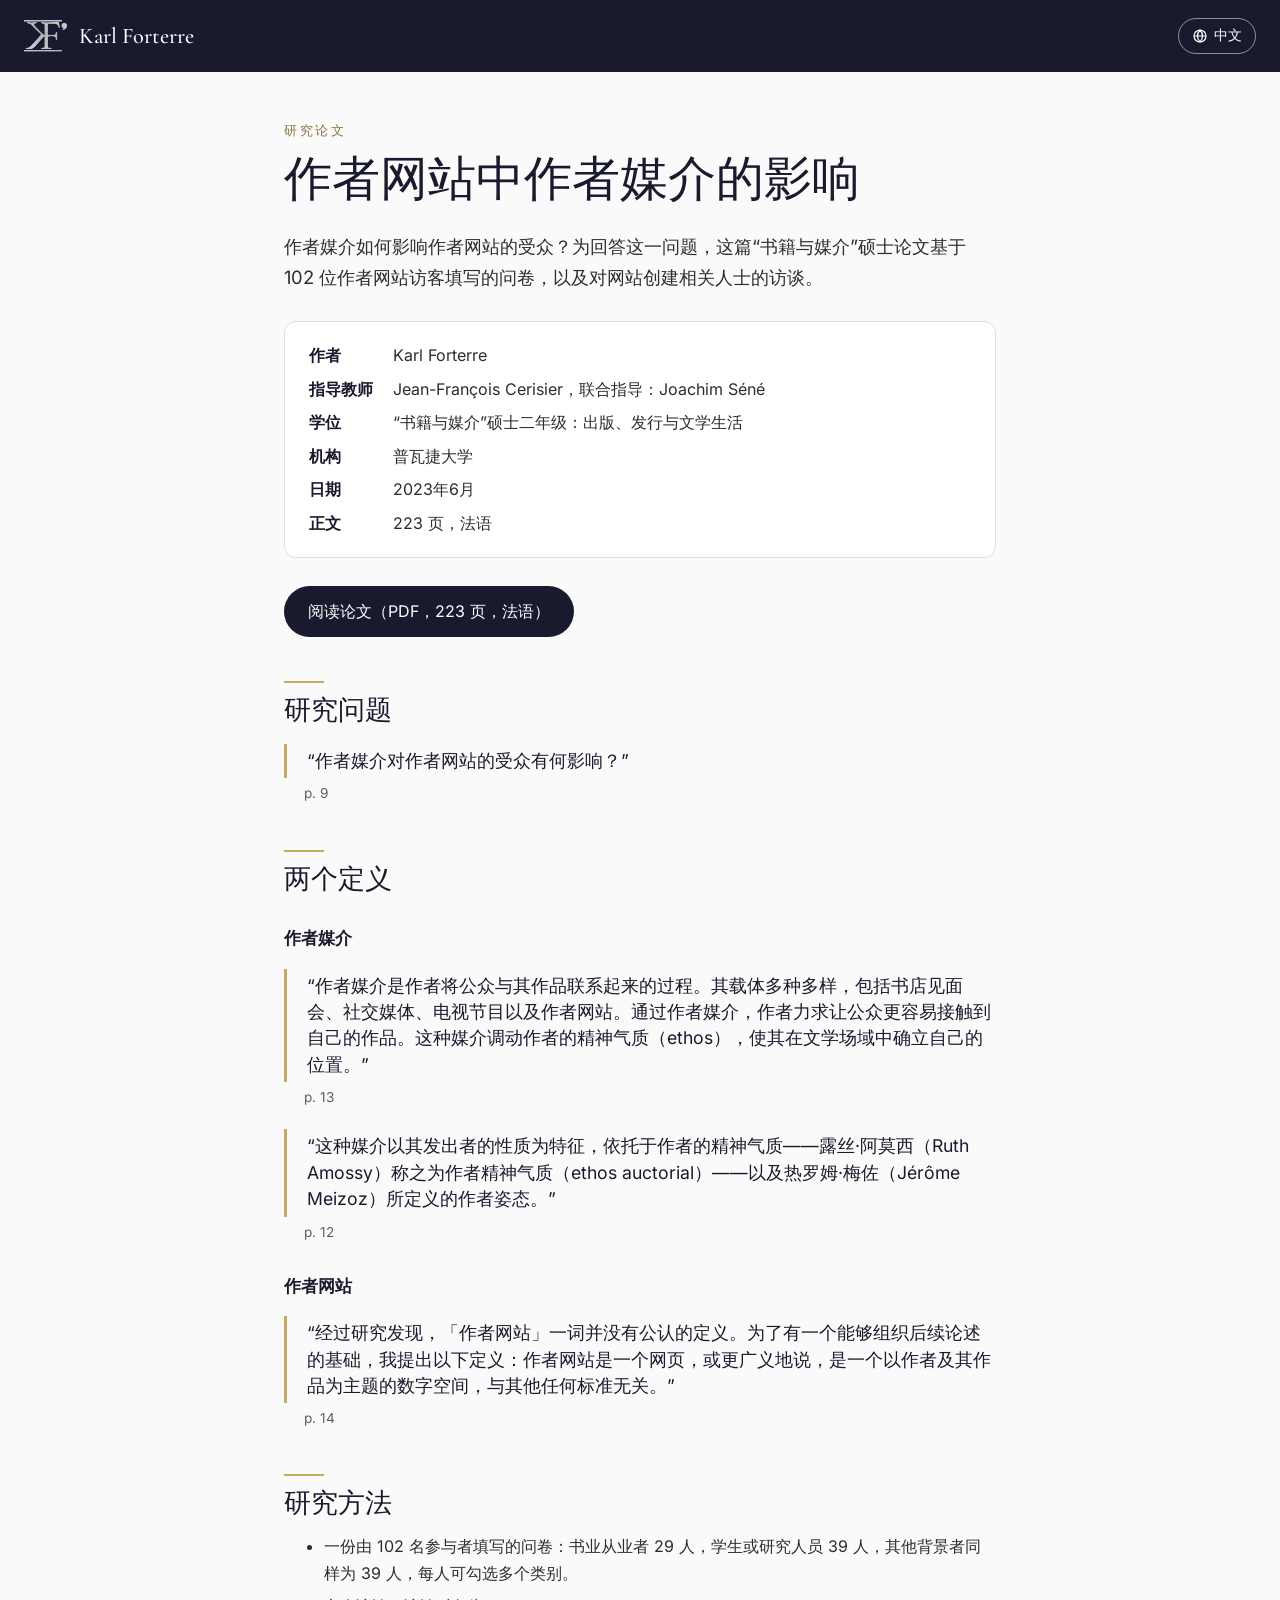
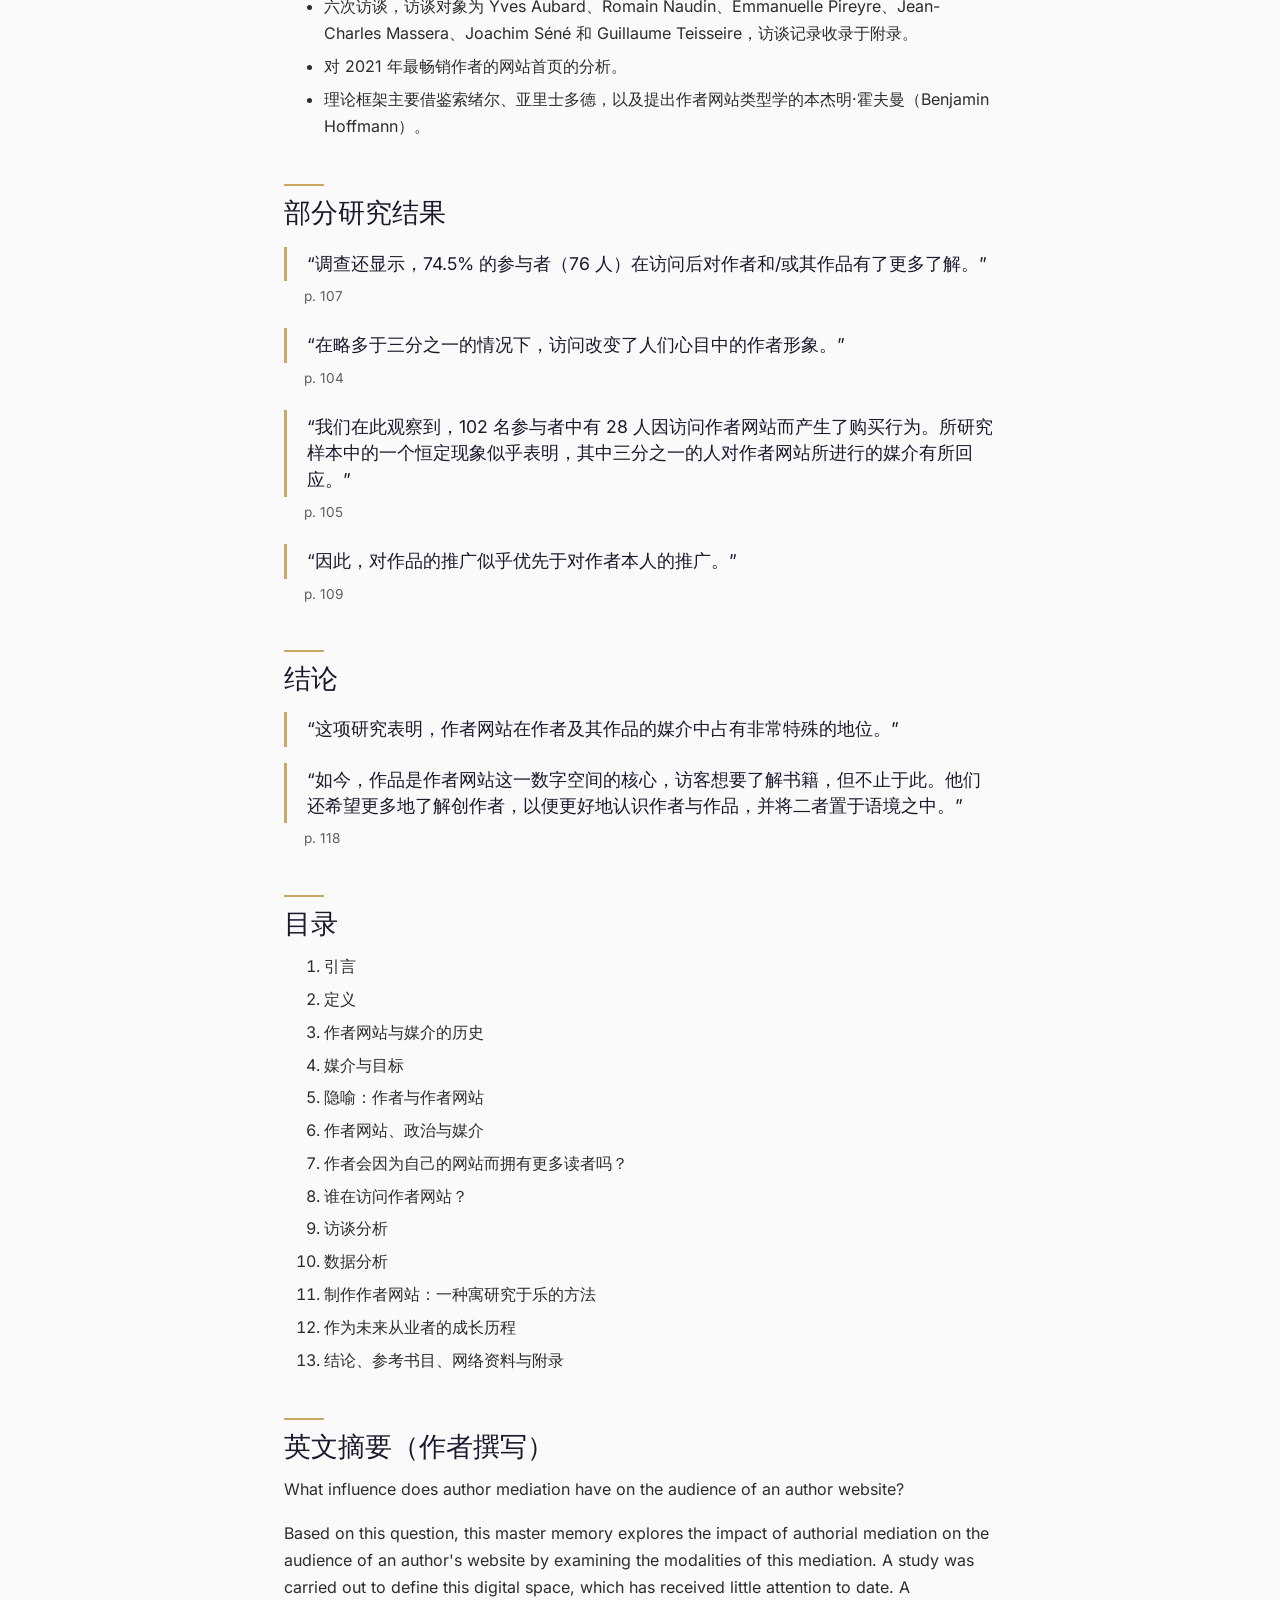
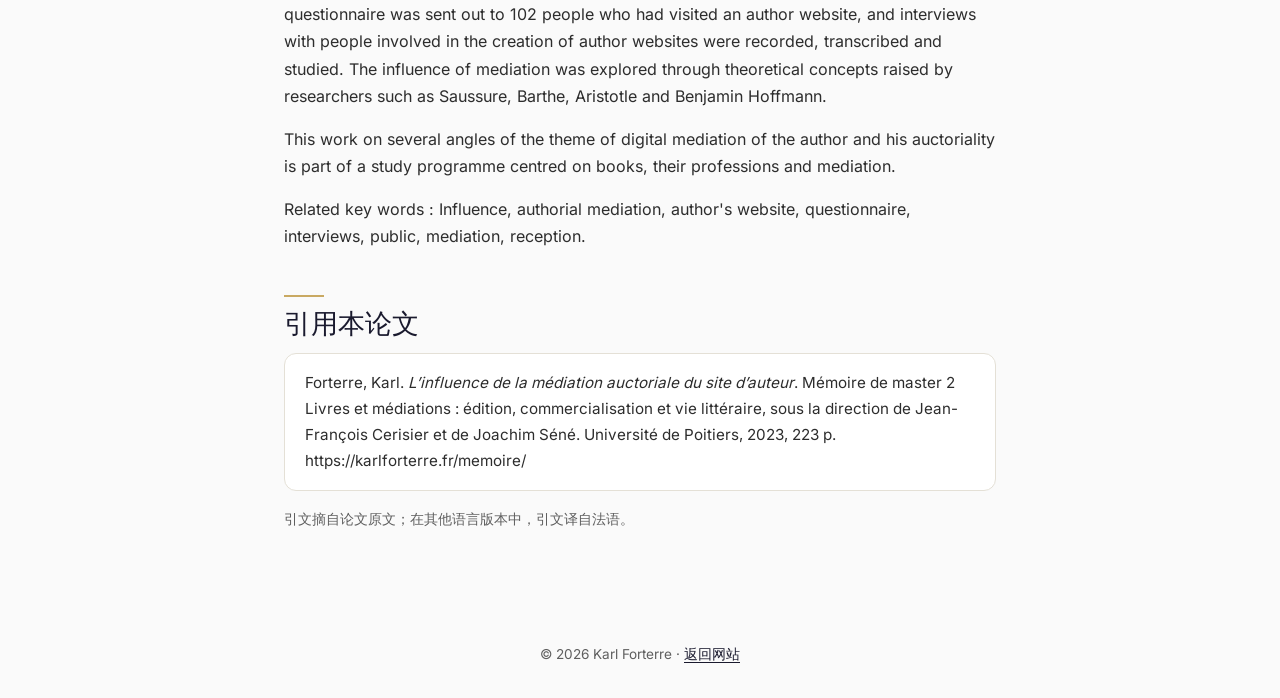
<file: zh/memoire/index.html>
<!DOCTYPE html>
<!-- Page écrite par outils/pages-langues.py à partir d'index.html et de js/traductions.js : ne pas la modifier à la main. -->
<html lang="zh-Hans">
<head>
    <meta charset="UTF-8">
    <meta name="viewport" content="width=device-width, initial-scale=1.0">
    <title>作者媒介 — Karl Forterre 的硕士论文</title>
    <meta name="description" content="《作者网站中作者媒介的影响》：Karl Forterre 的“书籍与媒介”硕士论文（普瓦捷大学，2023年）。定义、方法、研究结果与全文（法语）。">
    <link rel="canonical" href="https://karlforterre.fr/zh/memoire/">
    <!-- Versions dans chaque langue (pages /en/memoire/ et /zh/memoire/ générées par outils/pages-langues.py) -->
    <link rel="alternate" hreflang="fr" href="https://karlforterre.fr/memoire/">
    <link rel="alternate" hreflang="en" href="https://karlforterre.fr/en/memoire/">
    <link rel="alternate" hreflang="zh-Hans" href="https://karlforterre.fr/zh/memoire/">
    <link rel="alternate" hreflang="x-default" href="https://karlforterre.fr/memoire/">
    <link rel="icon" type="image/svg+xml" href="/favicon.svg">
    <link rel="apple-touch-icon" href="/apple-touch-icon.png">
    <link rel="describedby" href="/llms.txt" type="text/markdown">

    <!-- Aperçu lors d'un partage -->
    <meta property="og:type" content="article">
    <meta property="og:locale" content="zh_CN">
    <meta property="og:site_name" content="Karl Forterre">
    <meta property="og:title" content="作者网站中作者媒介的影响">
    <meta property="og:description" content="Karl Forterre 的“书籍与媒介”硕士论文，普瓦捷大学，2023年。">
    <meta property="og:url" content="https://karlforterre.fr/zh/memoire/">
    <meta property="og:image" content="https://karlforterre.fr/livres/couverture-memoire.webp">

    <!-- Google Scholar : fiche du mémoire. La balise citation_pdf_url viendra avec un PDF
         de 5 Mo au plus, placé dans ce dossier memoire/ (règles de Google Scholar). -->
    
    
    
    
    
    

    <!-- Données structurées : le mémoire, ses deux définitions et son auteur -->
    <script type="application/ld+json">
    {
        "@context": "https://schema.org",
        "@graph": [
            {
                "@type": "Thesis",
                "@id": "https://karlforterre.fr/memoire/#memoire",
                "name": "L’influence de la médiation auctoriale du site d’auteur",
                "url": "https://karlforterre.fr/memoire/",
                "author": {
                    "@type": "Person",
                    "@id": "https://karlforterre.fr/#auteur",
                    "name": "Karl Forterre",
                    "url": "https://karlforterre.fr/"
                },
                "datePublished": "2023-06",
                "inLanguage": "fr-FR",
                "numberOfPages": 223,
                "inSupportOf": "Master 2 Livres et médiations : édition, commercialisation et vie littéraire",
                "sourceOrganization": {
                    "@type": "CollegeOrUniversity",
                    "name": "Université de Poitiers"
                },
                "abstract": "Quelle influence la médiation auctoriale exerce-t-elle sur le public d’un site d’auteur ? Pour y répondre, ce mémoire de master 2 Livres et médiations s’appuie sur un questionnaire rempli par 102 visiteurs de sites d’auteurs et sur des entretiens avec des acteurs de leur création.",
                "keywords": "médiation auctoriale, site d’auteur, médiation, auteur, réception, public, questionnaire, entretiens",
                "about": [
                    { "@id": "https://karlforterre.fr/memoire/#mediation-auctoriale" },
                    { "@id": "https://karlforterre.fr/memoire/#site-d-auteur" }
                ],
                "encoding": {
                    "@type": "MediaObject",
                    "contentUrl": "https://karlforterre.fr/livres/memoire-mediation-auctoriale-2023.pdf",
                    "encodingFormat": "application/pdf"
                },
                "image": "https://karlforterre.fr/livres/couverture-memoire.webp"
            },
            {
                "@type": "DefinedTerm",
                "@id": "https://karlforterre.fr/memoire/#mediation-auctoriale",
                "name": "médiation auctoriale",
                "inLanguage": "fr-FR",
                "description": "La médiation auctoriale est un processus par lequel l’auteur met en relation le public avec son travail. Ses supports divers incluent les rencontres en librairies, les réseaux sociaux, les passages à la télévision et la présence sur un site d’auteur.",
                "url": "https://karlforterre.fr/memoire/#mediation-auctoriale",
                "subjectOf": { "@id": "https://karlforterre.fr/memoire/#memoire" }
            },
            {
                "@type": "DefinedTerm",
                "@id": "https://karlforterre.fr/memoire/#site-d-auteur",
                "name": "site d’auteur",
                "inLanguage": "fr-FR",
                "description": "Un site d’auteur est une page web ou plus largement un espace numérique qui porte sur l’auteur et son œuvre indistinctement de tout autre critère.",
                "url": "https://karlforterre.fr/memoire/#site-d-auteur",
                "subjectOf": { "@id": "https://karlforterre.fr/memoire/#memoire" }
            }
        ]
    }
    </script>

    <style>
        @font-face { font-family: 'Cormorant Garamond'; font-weight: 500; font-display: swap; src: url('/fonts/cormorant-garamond-latin-500-normal.woff2') format('woff2'); }
        @font-face { font-family: 'Cormorant Garamond'; font-style: italic; font-weight: 400; font-display: swap; src: url('/fonts/cormorant-garamond-latin-400-italic.woff2') format('woff2'); }
        @font-face { font-family: 'Inter'; font-weight: 400; font-display: swap; src: url('/fonts/inter-latin-400-normal.woff2') format('woff2'); }
        @font-face { font-family: 'Inter'; font-weight: 600; font-display: swap; src: url('/fonts/inter-latin-600-normal.woff2') format('woff2'); }
        :root { --primaire: #1a1a2e; --accent: #c9a962; --texte: #2d2d2d; --doux: #5f5f5f; --fond: #fafafa; --trait: #e4e0d6; }
        * { box-sizing: border-box; }
        body { margin: 0; background: var(--fond); color: var(--texte); font-family: 'Inter', -apple-system, BlinkMacSystemFont, sans-serif; line-height: 1.7; }
        header { display: flex; align-items: center; justify-content: space-between; gap: 1rem; background: var(--primaire); padding: 1rem 1.5rem; }
        header > a { display: inline-flex; align-items: center; gap: .75rem; color: #fff; text-decoration: none; font-family: 'Cormorant Garamond', Georgia, serif; font-size: 1.4rem; }
        header img { height: 40px; width: auto; filter: brightness(0) invert(1); }
        .nav-langues { position: relative; list-style: none; margin: 0; padding: 0; }
        .nav-langue { display: inline-flex; align-items: center; gap: .4rem; padding: .35rem .8rem; border: 1px solid rgba(255, 255, 255, .5); border-radius: 999px; background: none; color: #fff; font: inherit; font-size: .85rem; cursor: pointer; }
        .nav-langue svg { width: 16px; height: 16px; }
        .menu-langues { position: absolute; right: 0; top: calc(100% + .4rem); z-index: 2; min-width: 9rem; margin: 0; padding: .35rem; list-style: none; background: #fff; border-radius: 10px; box-shadow: 0 8px 24px rgba(0, 0, 0, .15); }
        .menu-langues[hidden] { display: none; }
        .menu-langues a { display: block; padding: .45rem .7rem; border-radius: 6px; color: var(--primaire); text-decoration: none; }
        .menu-langues a:hover, .menu-langues a:focus-visible { background: #f1ede4; }
        .menu-langues a[aria-current="true"] { font-weight: 600; }
        main { max-width: 760px; margin: 0 auto; padding: 3rem 1.5rem 4rem; }
        .surtitre { margin: 0 0 .75rem; font-size: .8rem; letter-spacing: .2em; text-transform: uppercase; color: #8a7340; }
        h1 { margin: 0 0 1.5rem; font-family: 'Cormorant Garamond', Georgia, serif; font-weight: 500; font-size: clamp(2.1rem, 6vw, 3rem); line-height: 1.1; color: var(--primaire); }
        h2 { margin: 2.75rem 0 .75rem; font-family: 'Cormorant Garamond', Georgia, serif; font-weight: 500; font-size: 1.7rem; line-height: 1.2; color: var(--primaire); }
        h2::before { content: ''; display: block; width: 40px; height: 2px; margin-bottom: .75rem; background: var(--accent); }
        h3 { margin: 1.75rem 0 .5rem; font-size: 1.05rem; font-weight: 600; color: var(--primaire); }
        p, ul, ol { margin: 0 0 1rem; }
        li + li { margin-top: .35rem; }
        a { color: var(--primaire); text-underline-offset: 3px; }
        .chapeau { font-size: 1.15rem; }
        .fiche { display: grid; grid-template-columns: max-content 1fr; gap: .4rem 1.25rem; margin: 1.75rem 0; padding: 1.25rem 1.5rem; background: #fff; border: 1px solid var(--trait); border-radius: 12px; }
        .fiche dt { font-weight: 600; color: var(--primaire); }
        .fiche dd { margin: 0; }
        .bouton { display: inline-block; padding: .75rem 1.5rem; border-radius: 999px; background: var(--primaire); color: #fff; text-decoration: none; }
        .bouton:hover, .bouton:focus-visible { background: #2e2e4d; }
        blockquote { margin: 1rem 0 .25rem; padding: .25rem 0 .25rem 1.25rem; border-left: 3px solid var(--accent); font-family: 'Cormorant Garamond', Georgia, serif; font-style: italic; font-size: 1.3rem; line-height: 1.5; color: var(--primaire); }
        html[lang="zh-Hans"] blockquote { font-family: inherit; font-style: normal; font-size: 1.1rem; }
        .page { margin: 0 0 1.25rem 1.25rem; font-size: .85rem; color: var(--doux); }
        .citation { padding: 1rem 1.25rem; background: #fff; border: 1px solid var(--trait); border-radius: 12px; font-size: .95rem; }
        .note { font-size: .9rem; color: var(--doux); }
        footer { padding: 2rem 1.5rem; text-align: center; font-size: .85rem; color: var(--doux); }
        @media (max-width: 520px) {
            .fiche { grid-template-columns: 1fr; gap: .1rem; }
            .fiche dd { margin-bottom: .6rem; }
            header > a span { display: none; }
        }
    </style>
</head>
<body>
    <header>
        <a href="/zh/"><img src="/images/logo-kf.webp" alt="" width="43" height="40"><span>Karl Forterre</span></a>
        <ul class="nav-langues">
            <li>
                <button type="button" class="nav-langue" id="nav-langue" aria-haspopup="true" aria-expanded="false" aria-label="切换语言">
                    <svg viewBox="0 0 24 24" fill="none" stroke="currentColor" stroke-width="1.8" aria-hidden="true"><circle cx="12" cy="12" r="9"/><path d="M3 12h18M12 3c2.5 2.6 3.8 5.6 3.8 9s-1.3 6.4-3.8 9c-2.5-2.6-3.8-5.6-3.8-9S9.5 5.6 12 3z"/></svg>
                    <span class="nav-langue-code" data-sans-traduction>中文</span>
                </button>
                <ul class="menu-langues" id="menu-langues" hidden data-sans-traduction>
                    <li><a href="/memoire/" data-langue="fr" hreflang="fr" lang="fr">Français</a></li>
                    <li><a href="/en/memoire/" data-langue="en" hreflang="en" lang="en">English</a></li>
                    <li><a href="/zh/memoire/" data-langue="zh" hreflang="zh-Hans" lang="zh-Hans">中文</a></li>
                </ul>
            </li>
        </ul>
    </header>

    <main>
        <p class="surtitre">研究论文</p>
        <h1>作者网站中作者媒介的影响</h1>
        <p class="chapeau">作者媒介如何影响作者网站的受众？为回答这一问题，这篇“书籍与媒介”硕士论文基于 102 位作者网站访客填写的问卷，以及对网站创建相关人士的访谈。</p>

        <dl class="fiche">
            <dt>作者</dt>
            <dd data-sans-traduction>Karl Forterre</dd>
            <dt>指导教师</dt>
            <dd>Jean-François Cerisier，联合指导：Joachim Séné</dd>
            <dt>学位</dt>
            <dd>“书籍与媒介”硕士二年级：出版、发行与文学生活</dd>
            <dt>机构</dt>
            <dd>普瓦捷大学</dd>
            <dt>日期</dt>
            <dd>2023年6月</dd>
            <dt>正文</dt>
            <dd>223 页，法语</dd>
        </dl>

        <p><a class="bouton" href="/livres/memoire-mediation-auctoriale-2023.pdf">阅读论文（PDF，223 页，法语）</a></p>

        <h2>研究问题</h2>
        <blockquote>“作者媒介对作者网站的受众有何影响？”</blockquote>
        <p class="page" data-sans-traduction>p. 9</p>

        <h2>两个定义</h2>
        <h3 id="mediation-auctoriale">作者媒介</h3>
        <blockquote>“作者媒介是作者将公众与其作品联系起来的过程。其载体多种多样，包括书店见面会、社交媒体、电视节目以及作者网站。通过作者媒介，作者力求让公众更容易接触到自己的作品。这种媒介调动作者的精神气质（ethos），使其在文学场域中确立自己的位置。”</blockquote>
        <p class="page" data-sans-traduction>p. 13</p>
        <blockquote>“这种媒介以其发出者的性质为特征，依托于作者的精神气质——露丝·阿莫西（Ruth Amossy）称之为作者精神气质（ethos auctorial）——以及热罗姆·梅佐（Jérôme Meizoz）所定义的作者姿态。”</blockquote>
        <p class="page" data-sans-traduction>p. 12</p>

        <h3 id="site-d-auteur">作者网站</h3>
        <blockquote>“经过研究发现，「作者网站」一词并没有公认的定义。为了有一个能够组织后续论述的基础，我提出以下定义：作者网站是一个网页，或更广义地说，是一个以作者及其作品为主题的数字空间，与其他任何标准无关。”</blockquote>
        <p class="page" data-sans-traduction>p. 14</p>

        <h2>研究方法</h2>
        <ul>
            <li>一份由 102 名参与者填写的问卷：书业从业者 29 人，学生或研究人员 39 人，其他背景者同样为 39 人，每人可勾选多个类别。</li>
            <li>六次访谈，访谈对象为 Yves Aubard、Romain Naudin、Emmanuelle Pireyre、Jean-Charles Massera、Joachim Séné 和 Guillaume Teisseire，访谈记录收录于附录。</li>
            <li>对 2021 年最畅销作者的网站首页的分析。</li>
            <li>理论框架主要借鉴索绪尔、亚里士多德，以及提出作者网站类型学的本杰明·霍夫曼（Benjamin Hoffmann）。</li>
        </ul>

        <h2>部分研究结果</h2>
        <blockquote>“调查还显示，74.5% 的参与者（76 人）在访问后对作者和/或其作品有了更多了解。”</blockquote>
        <p class="page" data-sans-traduction>p. 107</p>
        <blockquote>“在略多于三分之一的情况下，访问改变了人们心目中的作者形象。”</blockquote>
        <p class="page" data-sans-traduction>p. 104</p>
        <blockquote>“我们在此观察到，102 名参与者中有 28 人因访问作者网站而产生了购买行为。所研究样本中的一个恒定现象似乎表明，其中三分之一的人对作者网站所进行的媒介有所回应。”</blockquote>
        <p class="page" data-sans-traduction>p. 105</p>
        <blockquote>“因此，对作品的推广似乎优先于对作者本人的推广。”</blockquote>
        <p class="page" data-sans-traduction>p. 109</p>

        <h2>结论</h2>
        <blockquote>“这项研究表明，作者网站在作者及其作品的媒介中占有非常特殊的地位。”</blockquote>
        <blockquote>“如今，作品是作者网站这一数字空间的核心，访客想要了解书籍，但不止于此。他们还希望更多地了解创作者，以便更好地认识作者与作品，并将二者置于语境之中。”</blockquote>
        <p class="page" data-sans-traduction>p. 118</p>

        <h2>目录</h2>
        <ol>
            <li>引言</li>
            <li>定义</li>
            <li>作者网站与媒介的历史</li>
            <li>媒介与目标</li>
            <li>隐喻：作者与作者网站</li>
            <li>作者网站、政治与媒介</li>
            <li>作者会因为自己的网站而拥有更多读者吗？</li>
            <li>谁在访问作者网站？</li>
            <li>访谈分析</li>
            <li>数据分析</li>
            <li>制作作者网站：一种寓研究于乐的方法</li>
            <li>作为未来从业者的成长历程</li>
            <li>结论、参考书目、网络资料与附录</li>
        </ol>

        <h2>英文摘要（作者撰写）</h2>
        <div lang="en" data-sans-traduction>
            <p>What influence does author mediation have on the audience of an author website?</p>
            <p>Based on this question, this master memory explores the impact of authorial mediation on the audience of an author's website by examining the modalities of this mediation. A study was carried out to define this digital space, which has received little attention to date. A questionnaire was sent out to 102 people who had visited an author website, and interviews with people involved in the creation of author websites were recorded, transcribed and studied. The influence of mediation was explored through theoretical concepts raised by researchers such as Saussure, Barthe, Aristotle and Benjamin Hoffmann.</p>
            <p>This work on several angles of the theme of digital mediation of the author and his auctoriality is part of a study programme centred on books, their professions and mediation.</p>
            <p>Related key words : Influence, authorial mediation, author's website, questionnaire, interviews, public, mediation, reception.</p>
        </div>

        <h2>引用本论文</h2>
        <p class="citation" data-sans-traduction>Forterre, Karl. <em>L’influence de la médiation auctoriale du site d’auteur</em>. Mémoire de master 2 Livres et médiations : édition, commercialisation et vie littéraire, sous la direction de Jean-François Cerisier et de Joachim Séné. Université de Poitiers, 2023, 223 p. https://karlforterre.fr/memoire/</p>

        <p class="note">引文摘自论文原文；在其他语言版本中，引文译自法语。</p>
    </main>

    <footer>© 2026 Karl Forterre · <a href="/zh/">返回网站</a></footer>

    <script src="/js/traductions.js"></script>
    <script src="/js/langues.js"></script>
</body>
</html>
</file>
